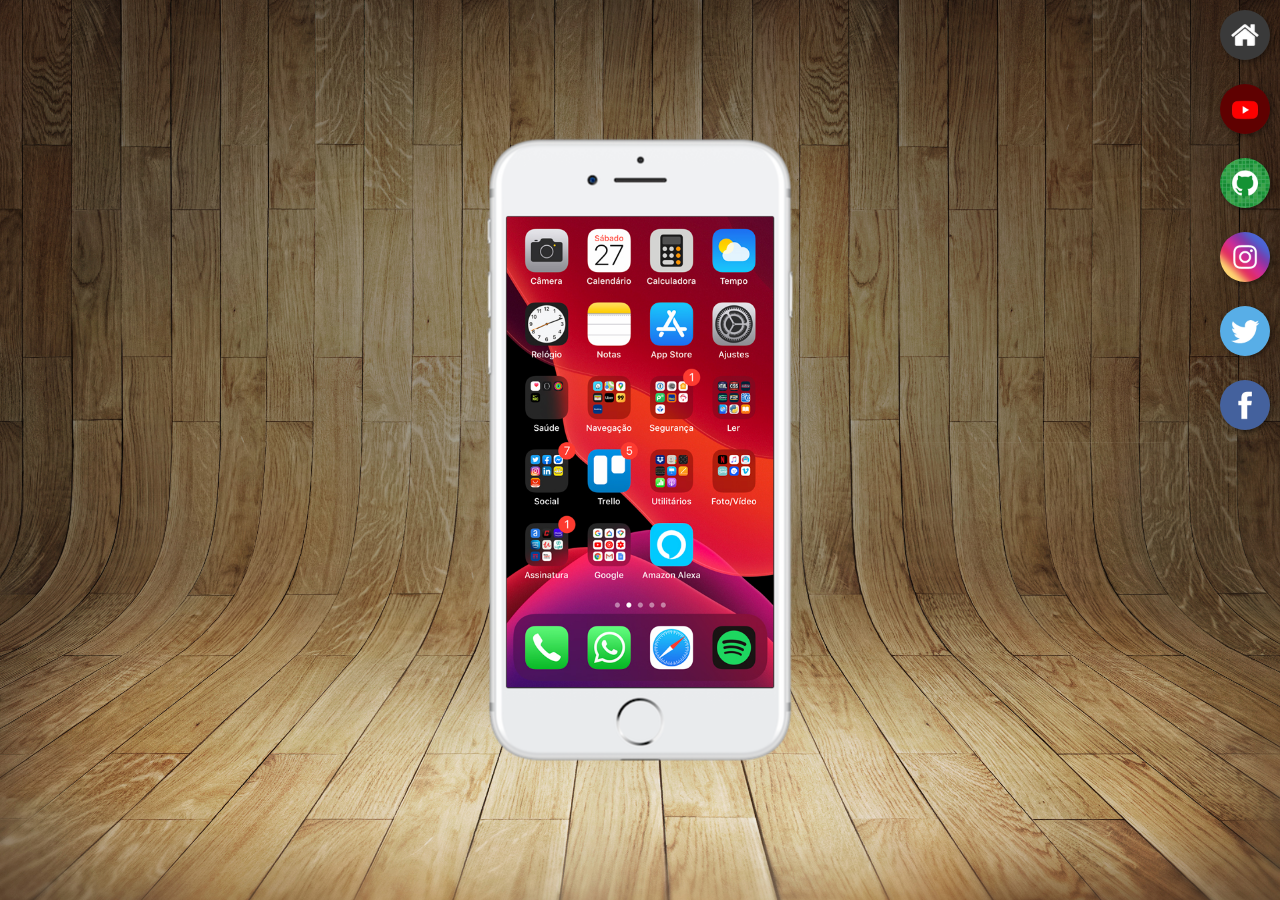
<file: index.html>
<!DOCTYPE html>
<html lang="pt-br">
<head>
    <meta charset="UTF-8">
    <meta name="viewport" content="width=device-width, initial-scale=1.0">
    <link rel="shortcut icon" href="favicon.ico" type="image/x-icon">
    <title>Projeto Rede Social</title>
    <link rel="stylesheet" href="estilos/style.css">
</head>
<body>
    <main>
        <section id="telefone">
            <iframe src="home.html" name="tela" id="tela" frameborder="0">[Seu navegegador não é compativel com iframes]</iframe>
        </section>
        <section id="redes-sociais">
            <a href="home.html" target="tela"><img src="imagens/logo-home.jpg" alt="Home"></a><br>
            <a href="youtube.html" target="tela"><img src="imagens/logo-youtube.jpg" alt="Youtube"></a><br>
            <a href="github.html" target="tela"><img src="imagens/logo-github.jpg" alt="Github"></a><br>
            <a href="instagram.html" target="tela"><img src="imagens/logo-instagram.jpg" alt="Instagram"></a><br>
            <a href="twitter.html" target="tela"><img src="imagens/logo-twitter.jpg" alt="Twitter"></a><br>
            <a href="facebook.html" target="tela"><img src="imagens/logo-facebook.jpg" alt="Facebook"></a><br>
        </section>
    </main>
</body>
</html>
</file>
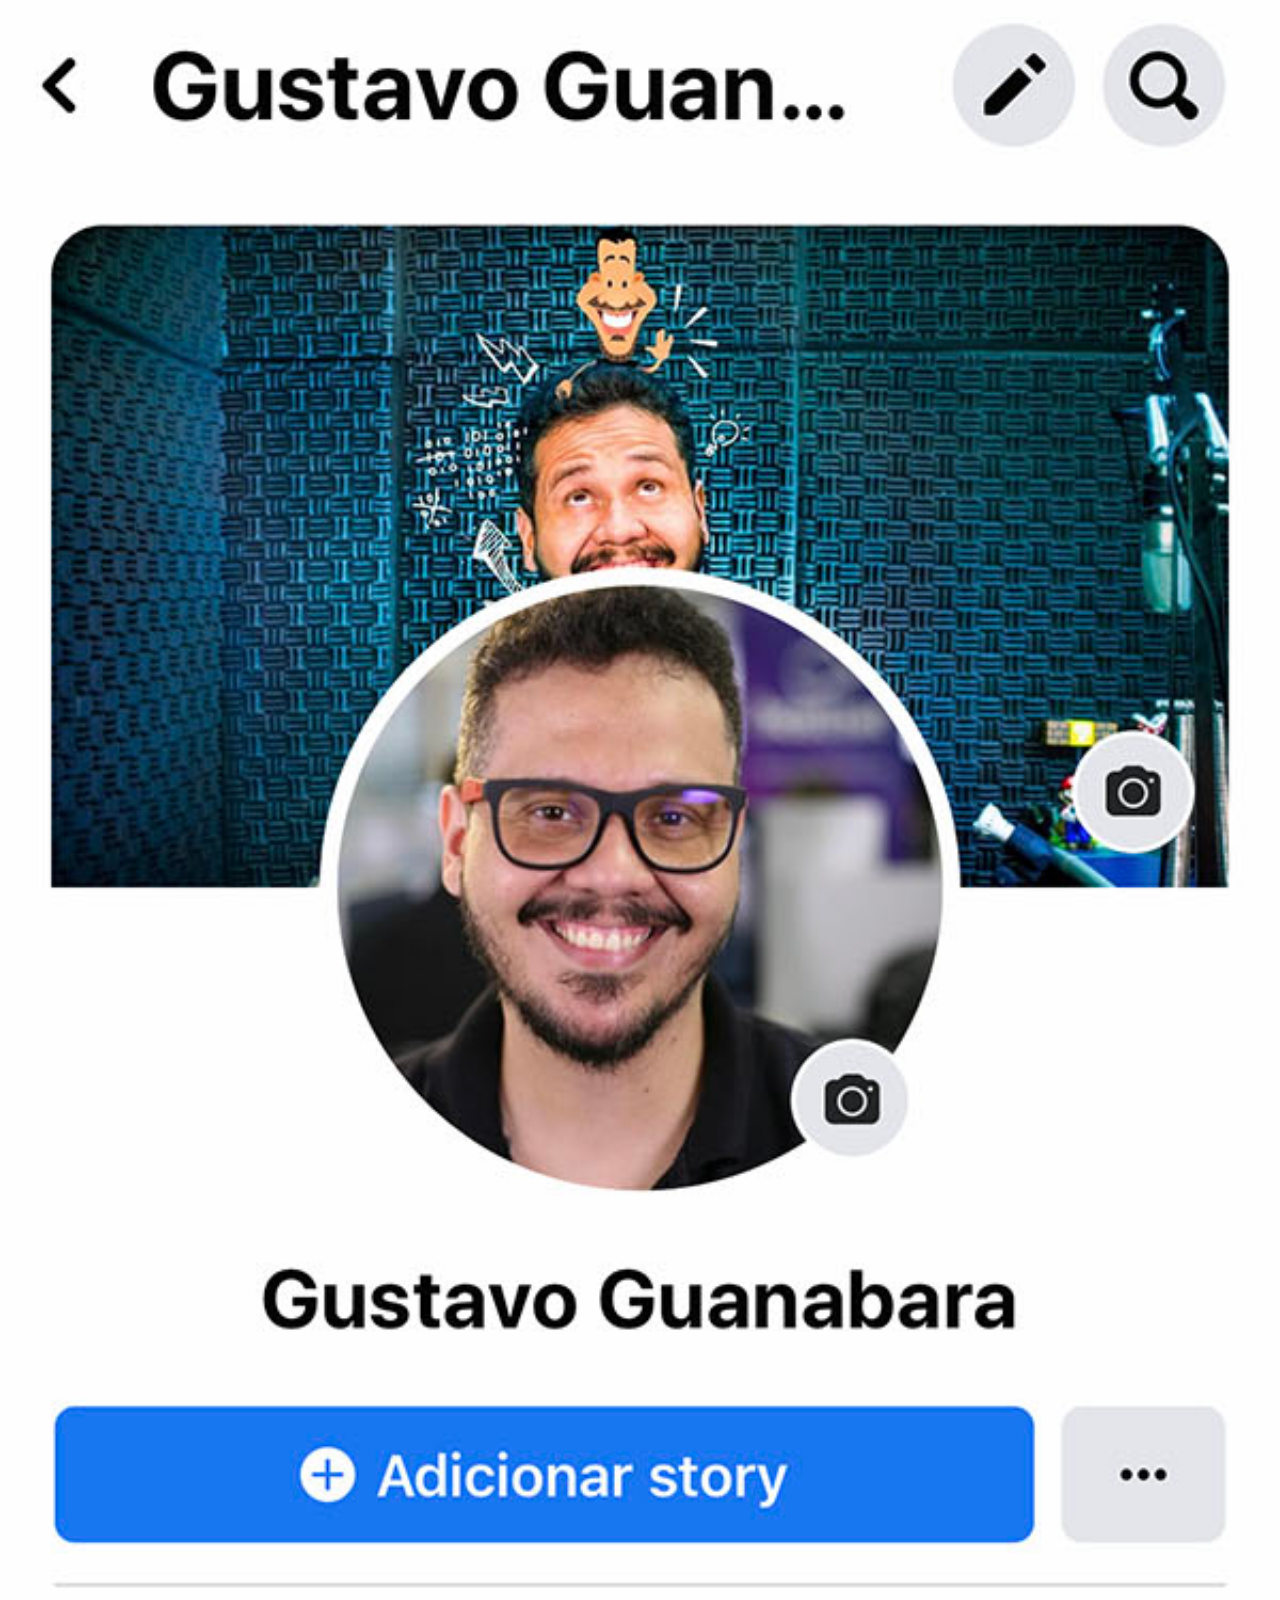
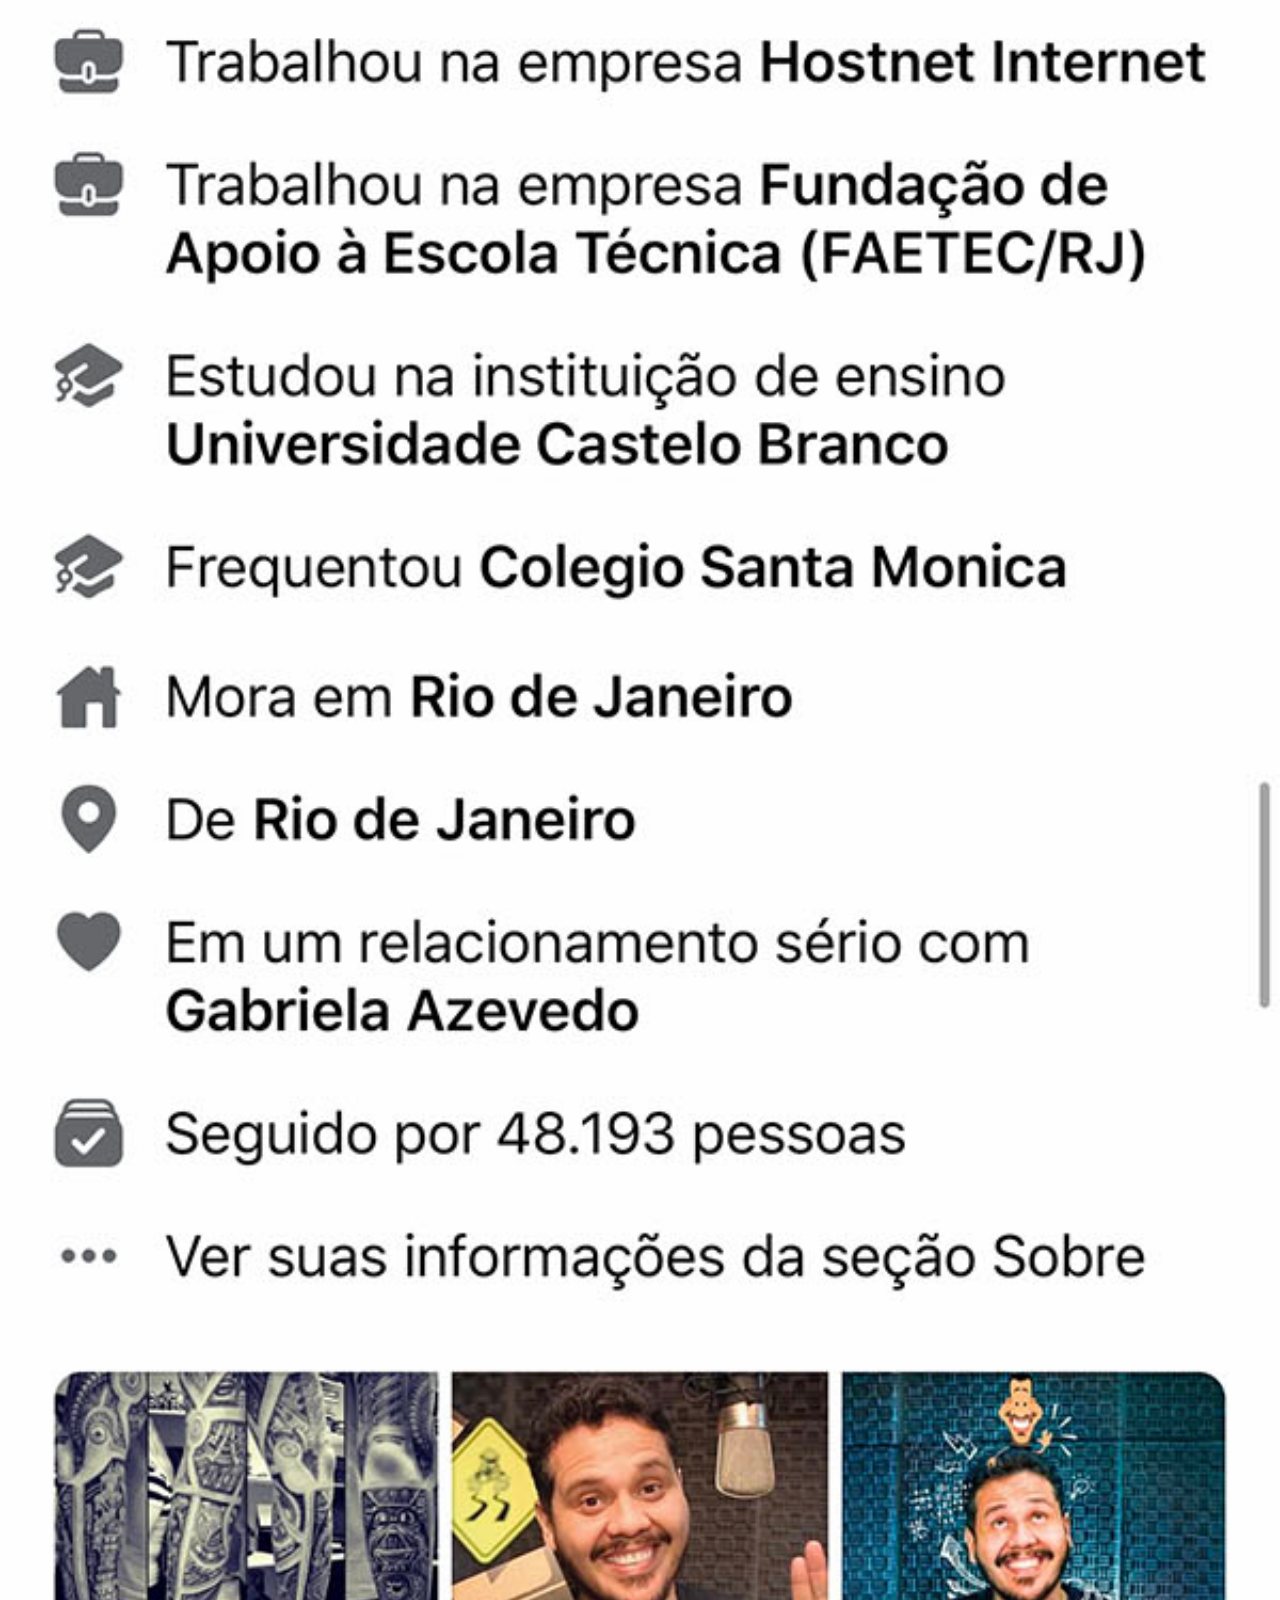
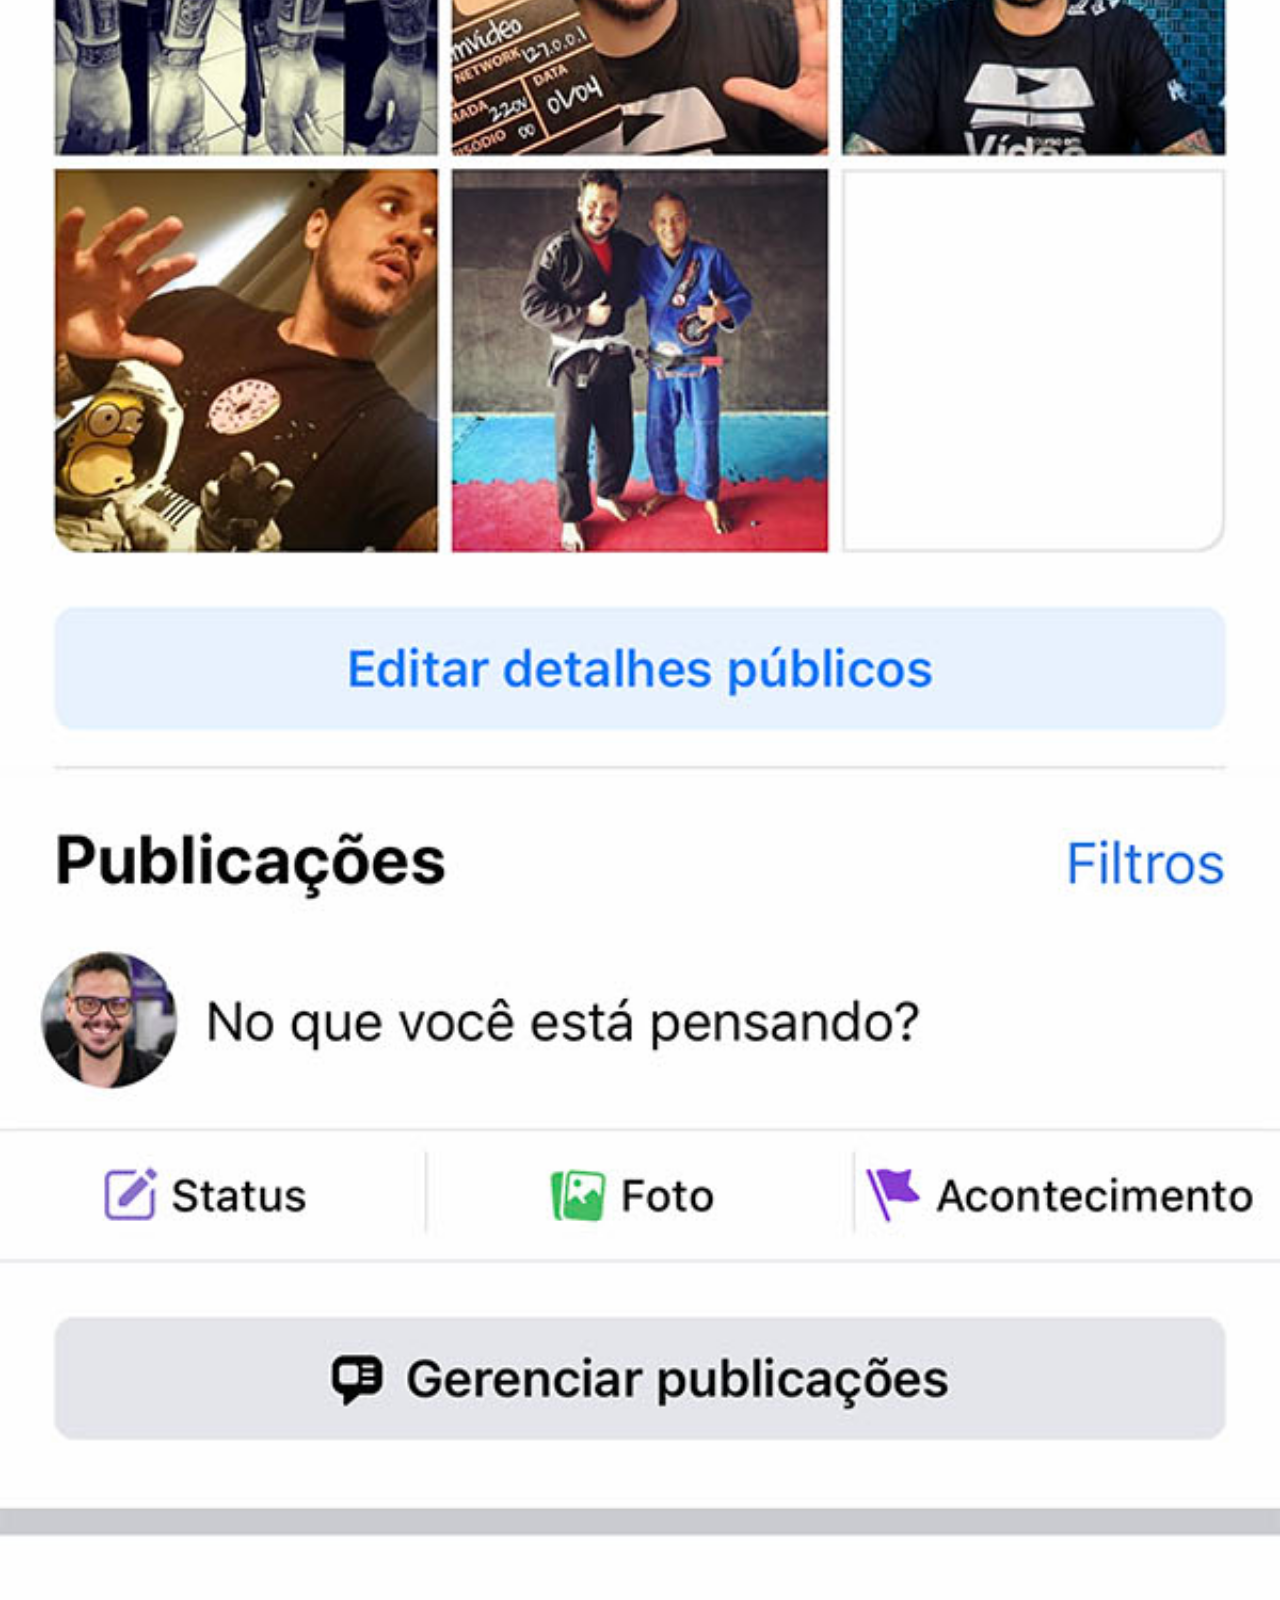
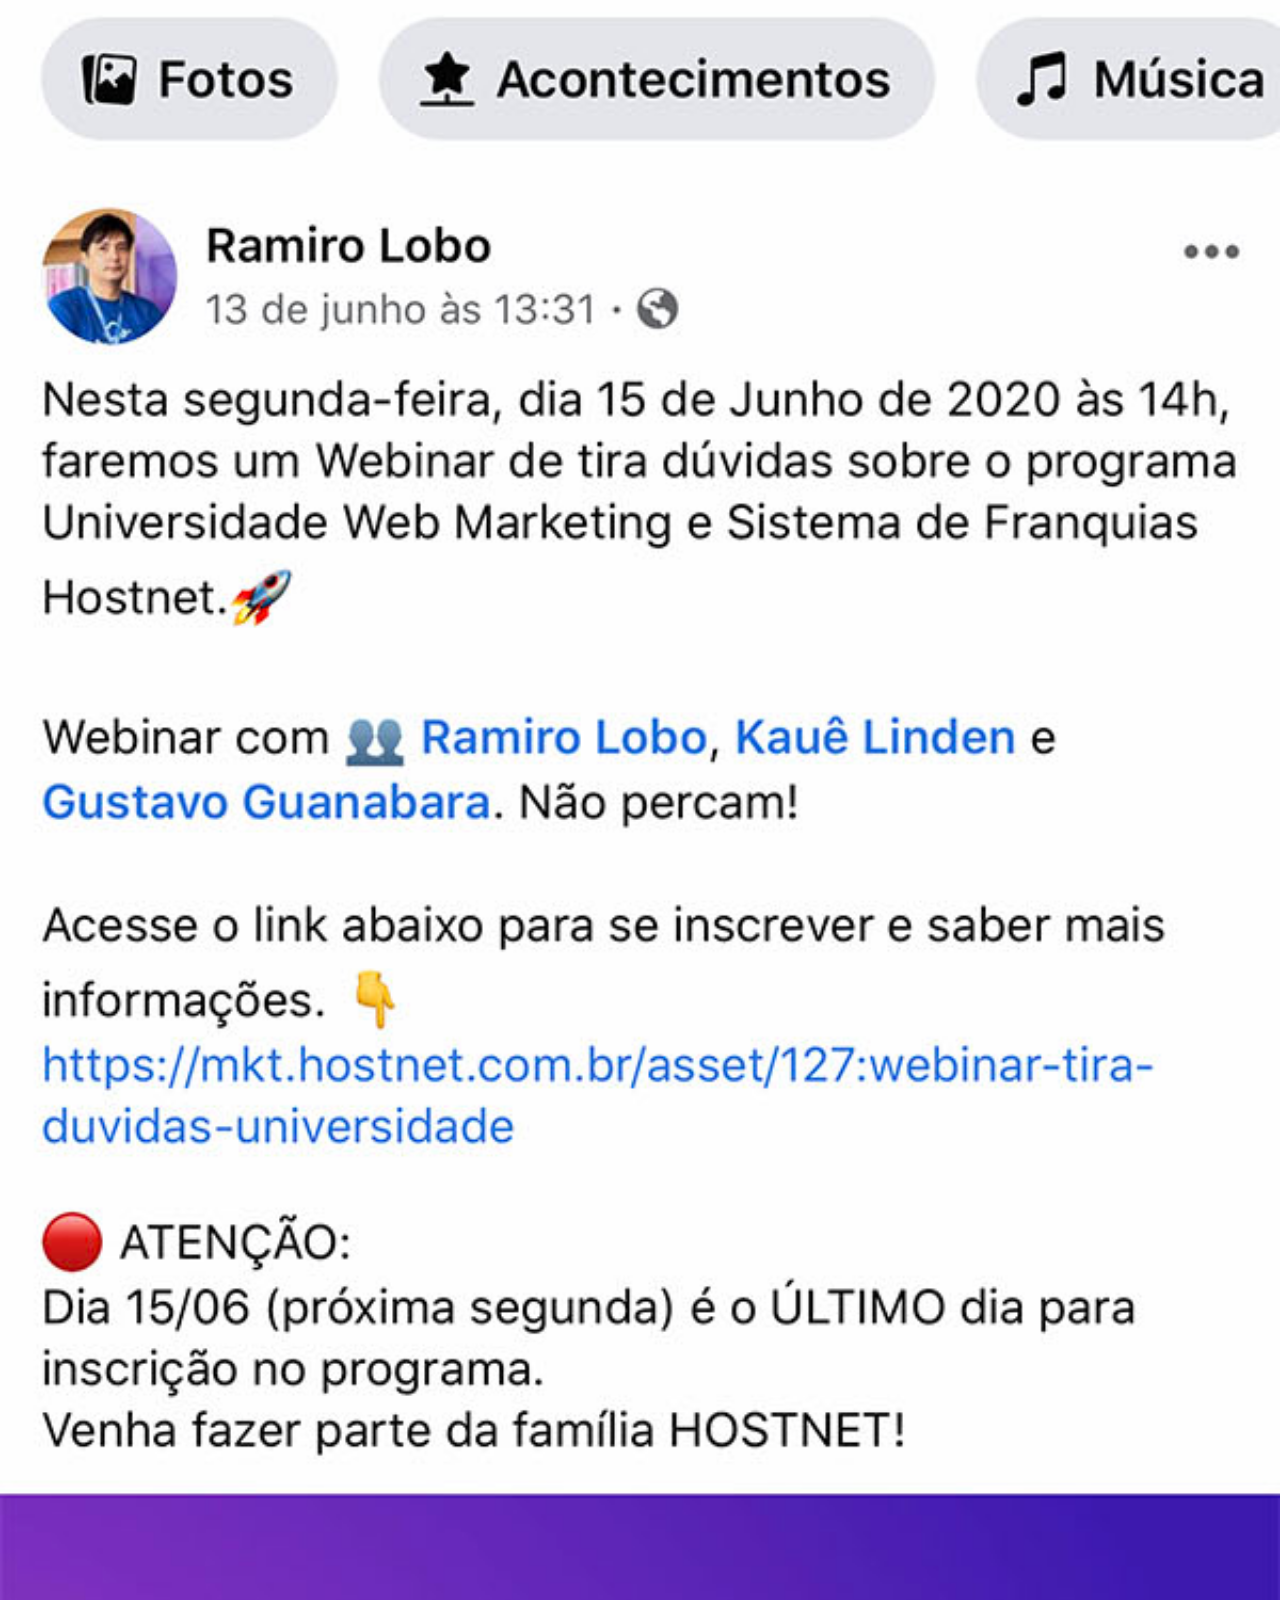
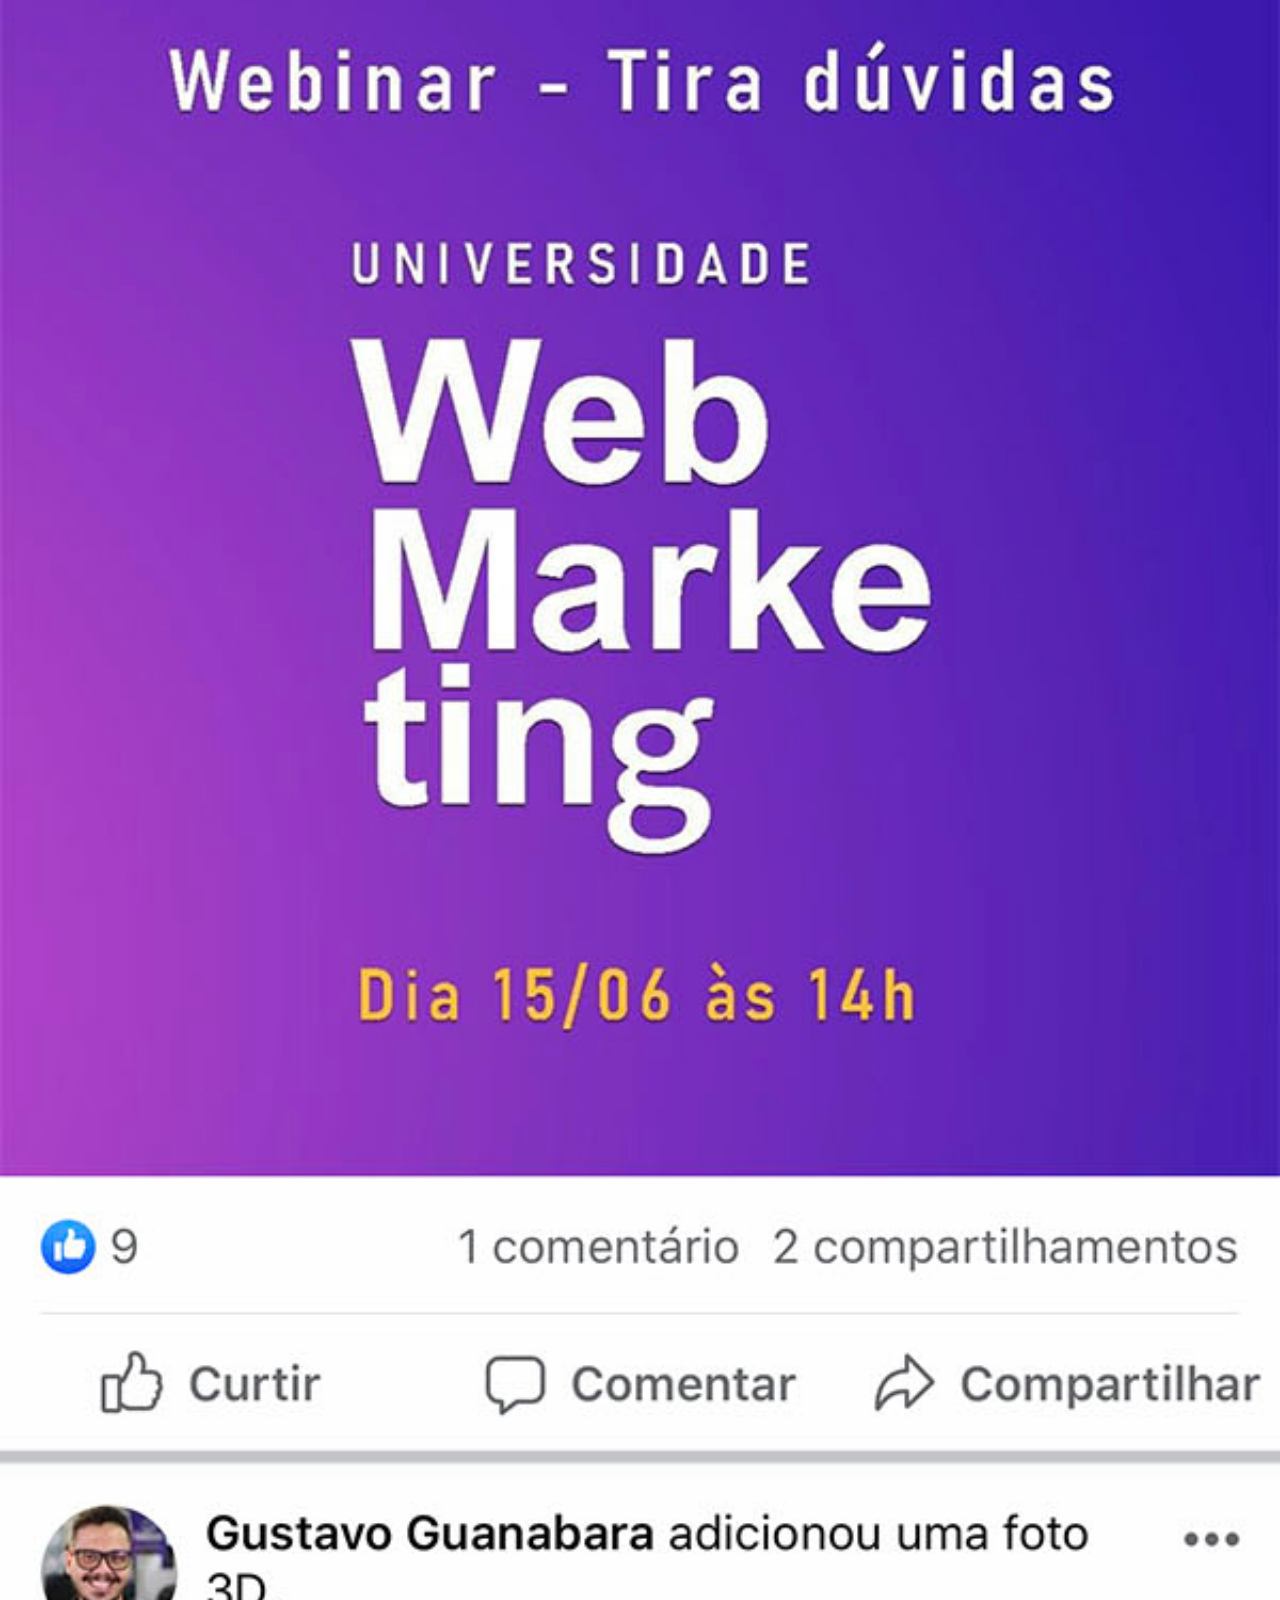
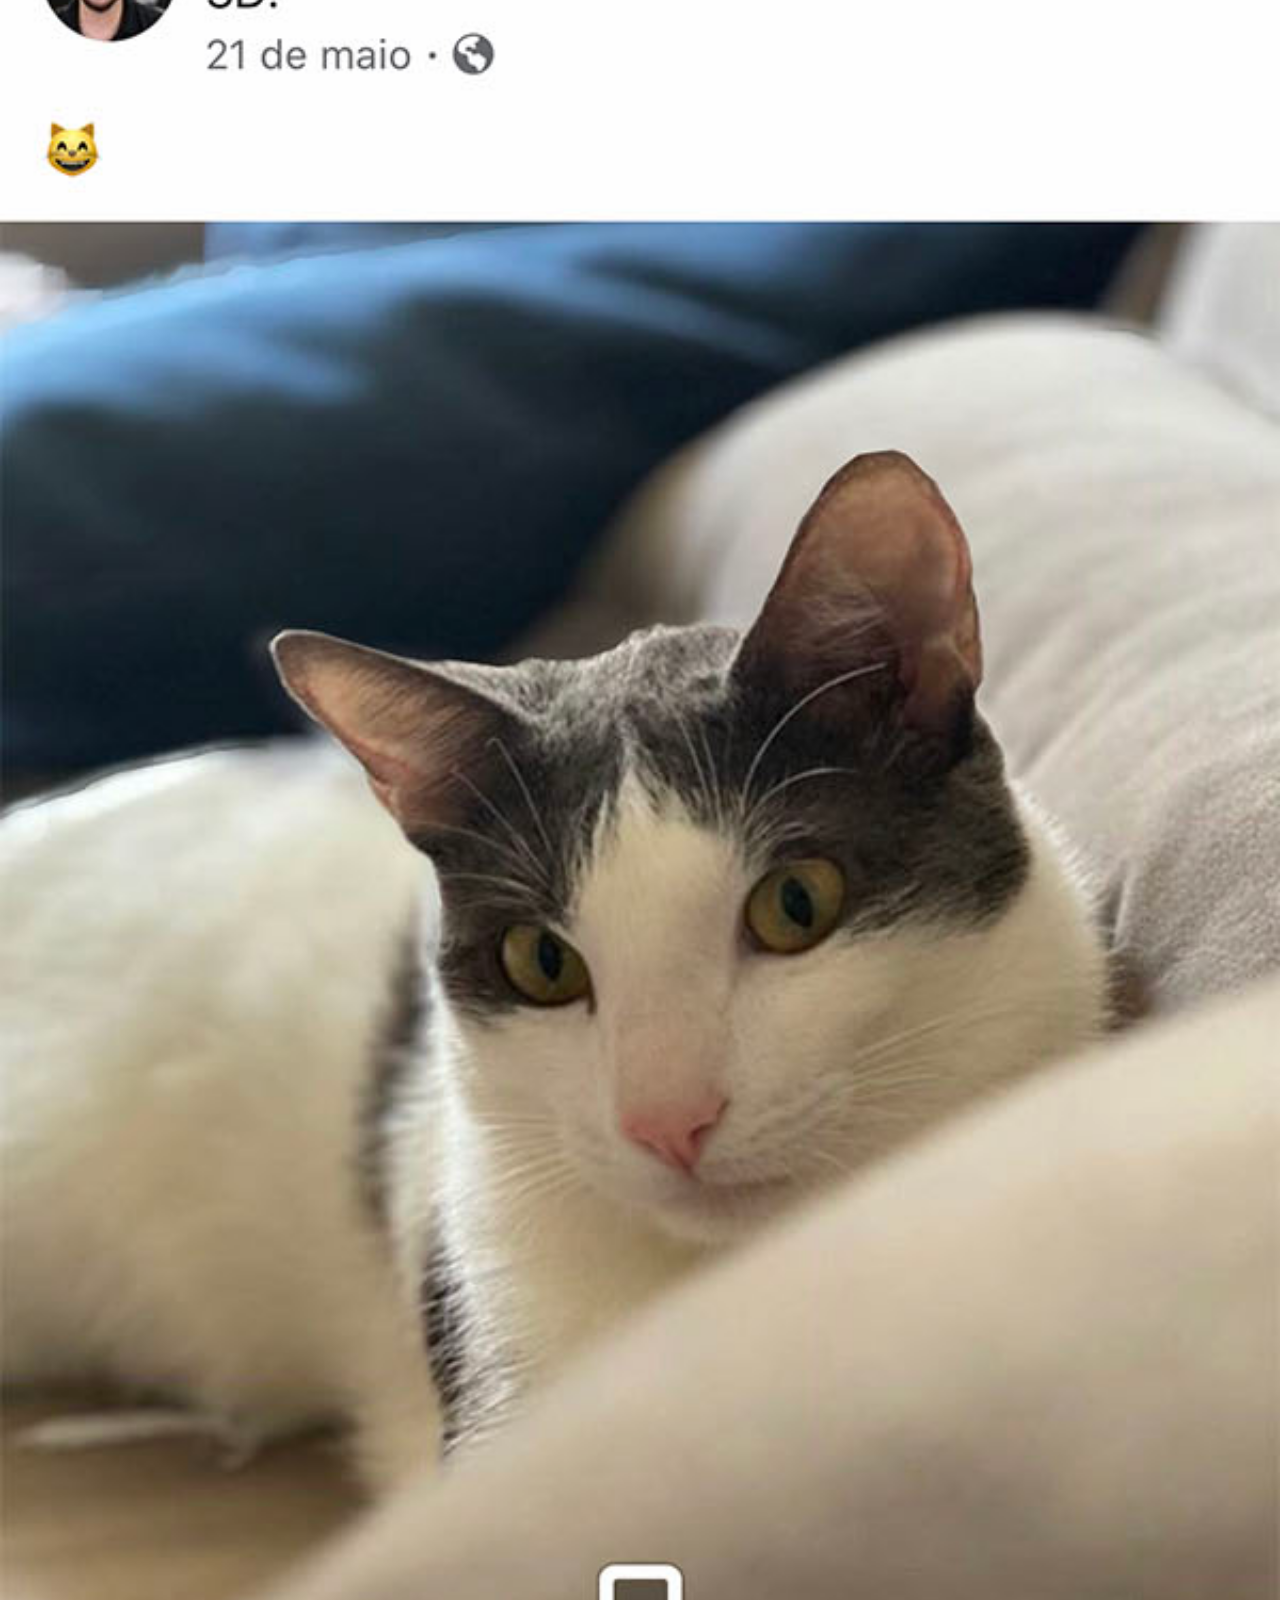
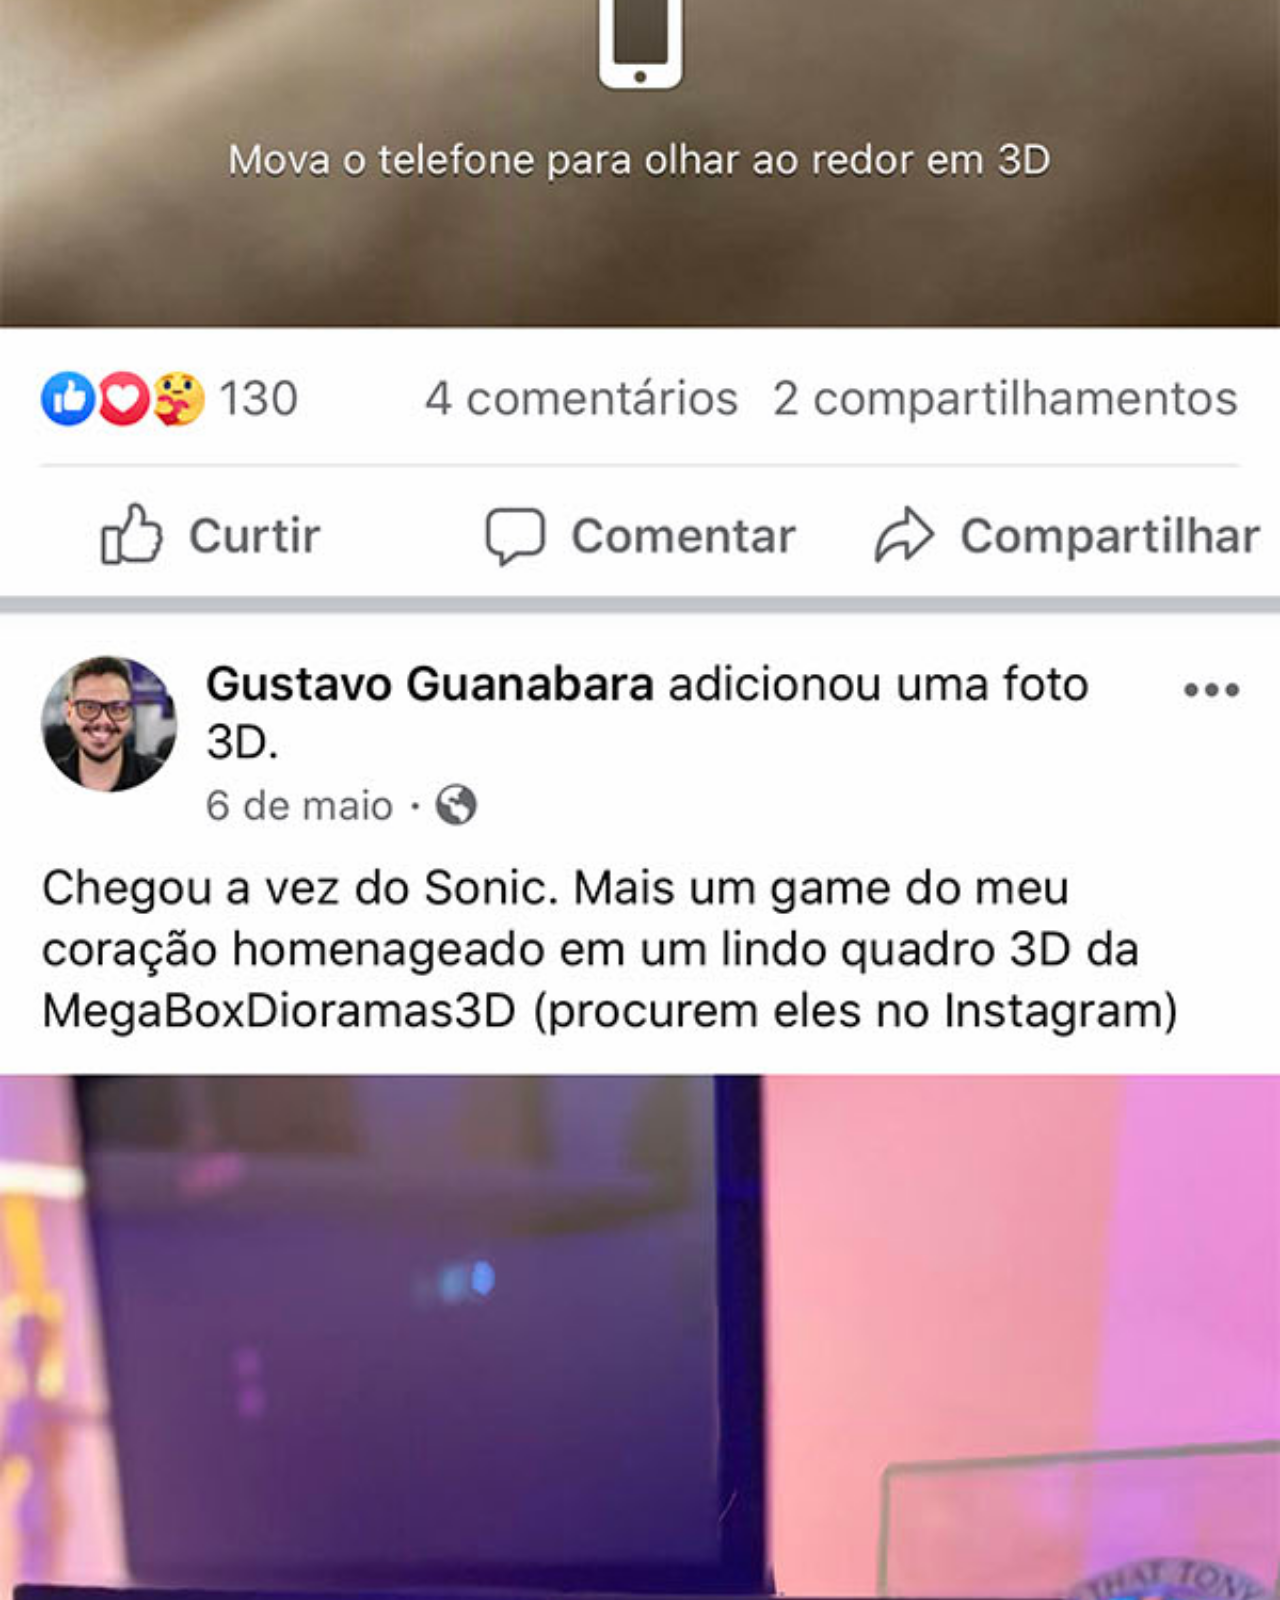
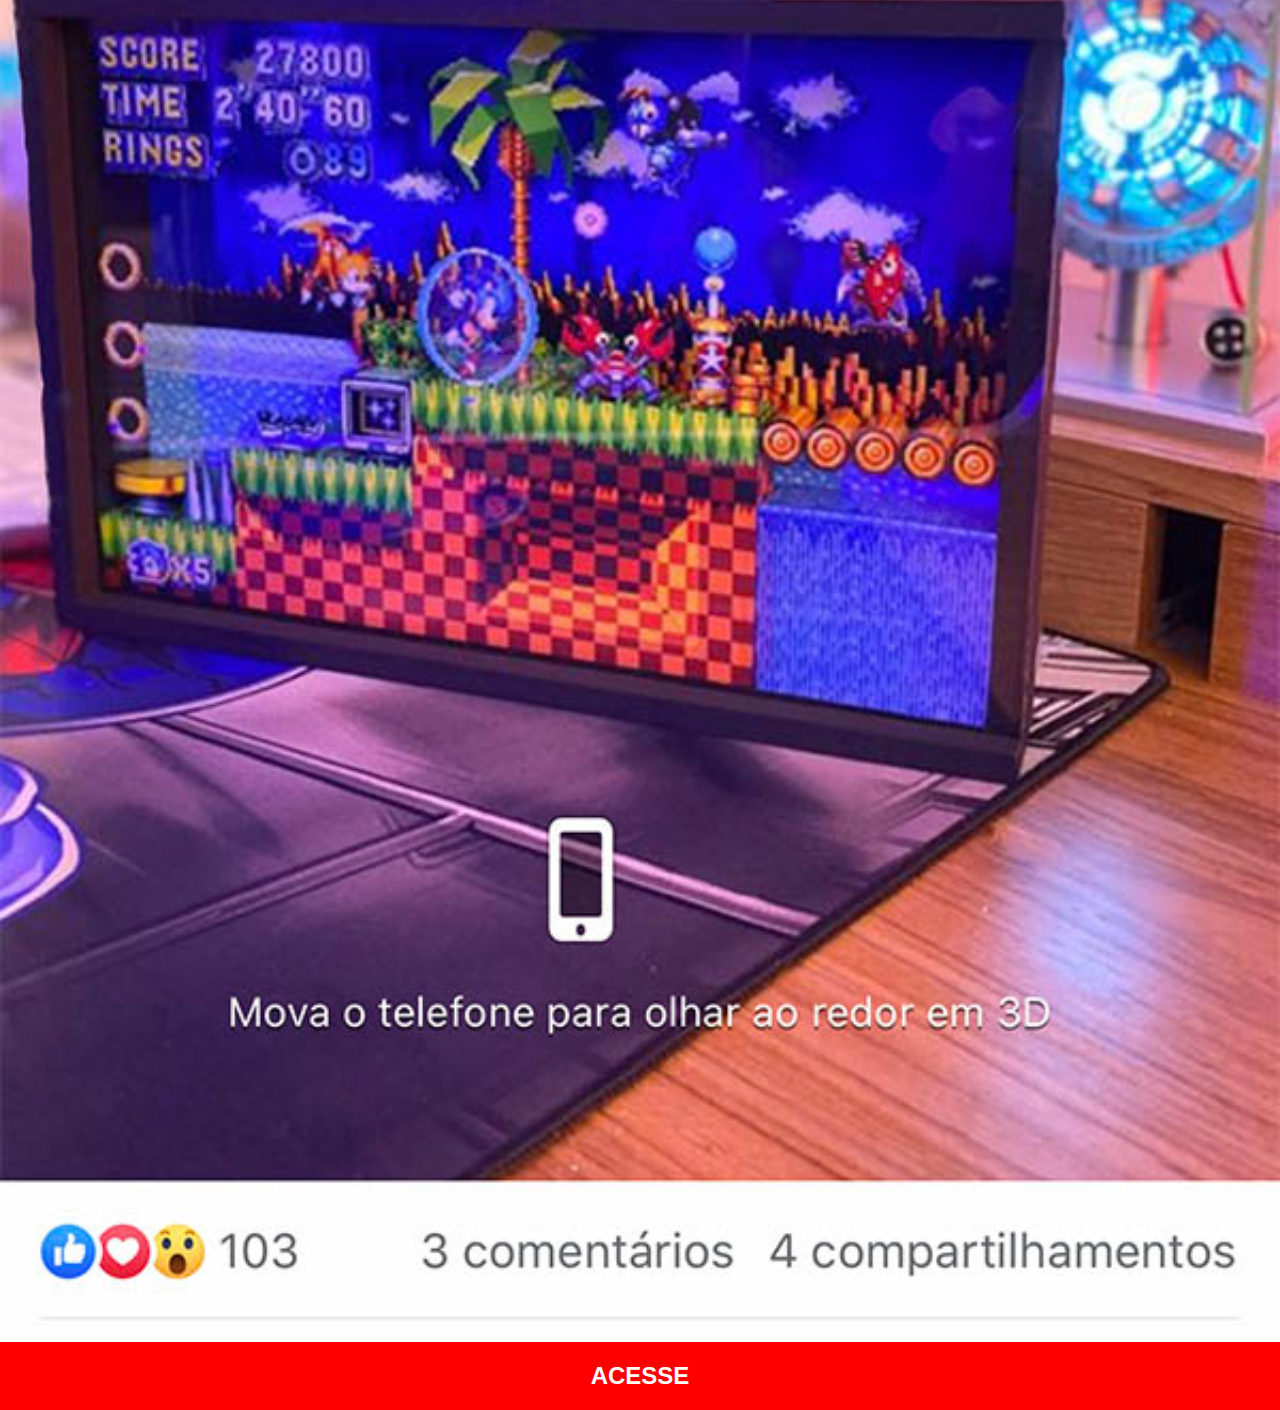
<file: facebook.html>
<!DOCTYPE html>
<html lang="en">
<head>
    <meta charset="UTF-8">
    <meta name="viewport" content="width=device-width, initial-scale=1.0">
    <title>Youtube</title>
    <link rel="stylesheet" href="estilos/social.css">
</head>
<body>
    <img src="imagens/tela-facebook.jpg" alt="Tela Facebook">
    <a href="https://www.facebook.com/gustavoguanabara/?locale=pt_BR" target="_blank">ACESSE</a>
</body>
</html>
</file>
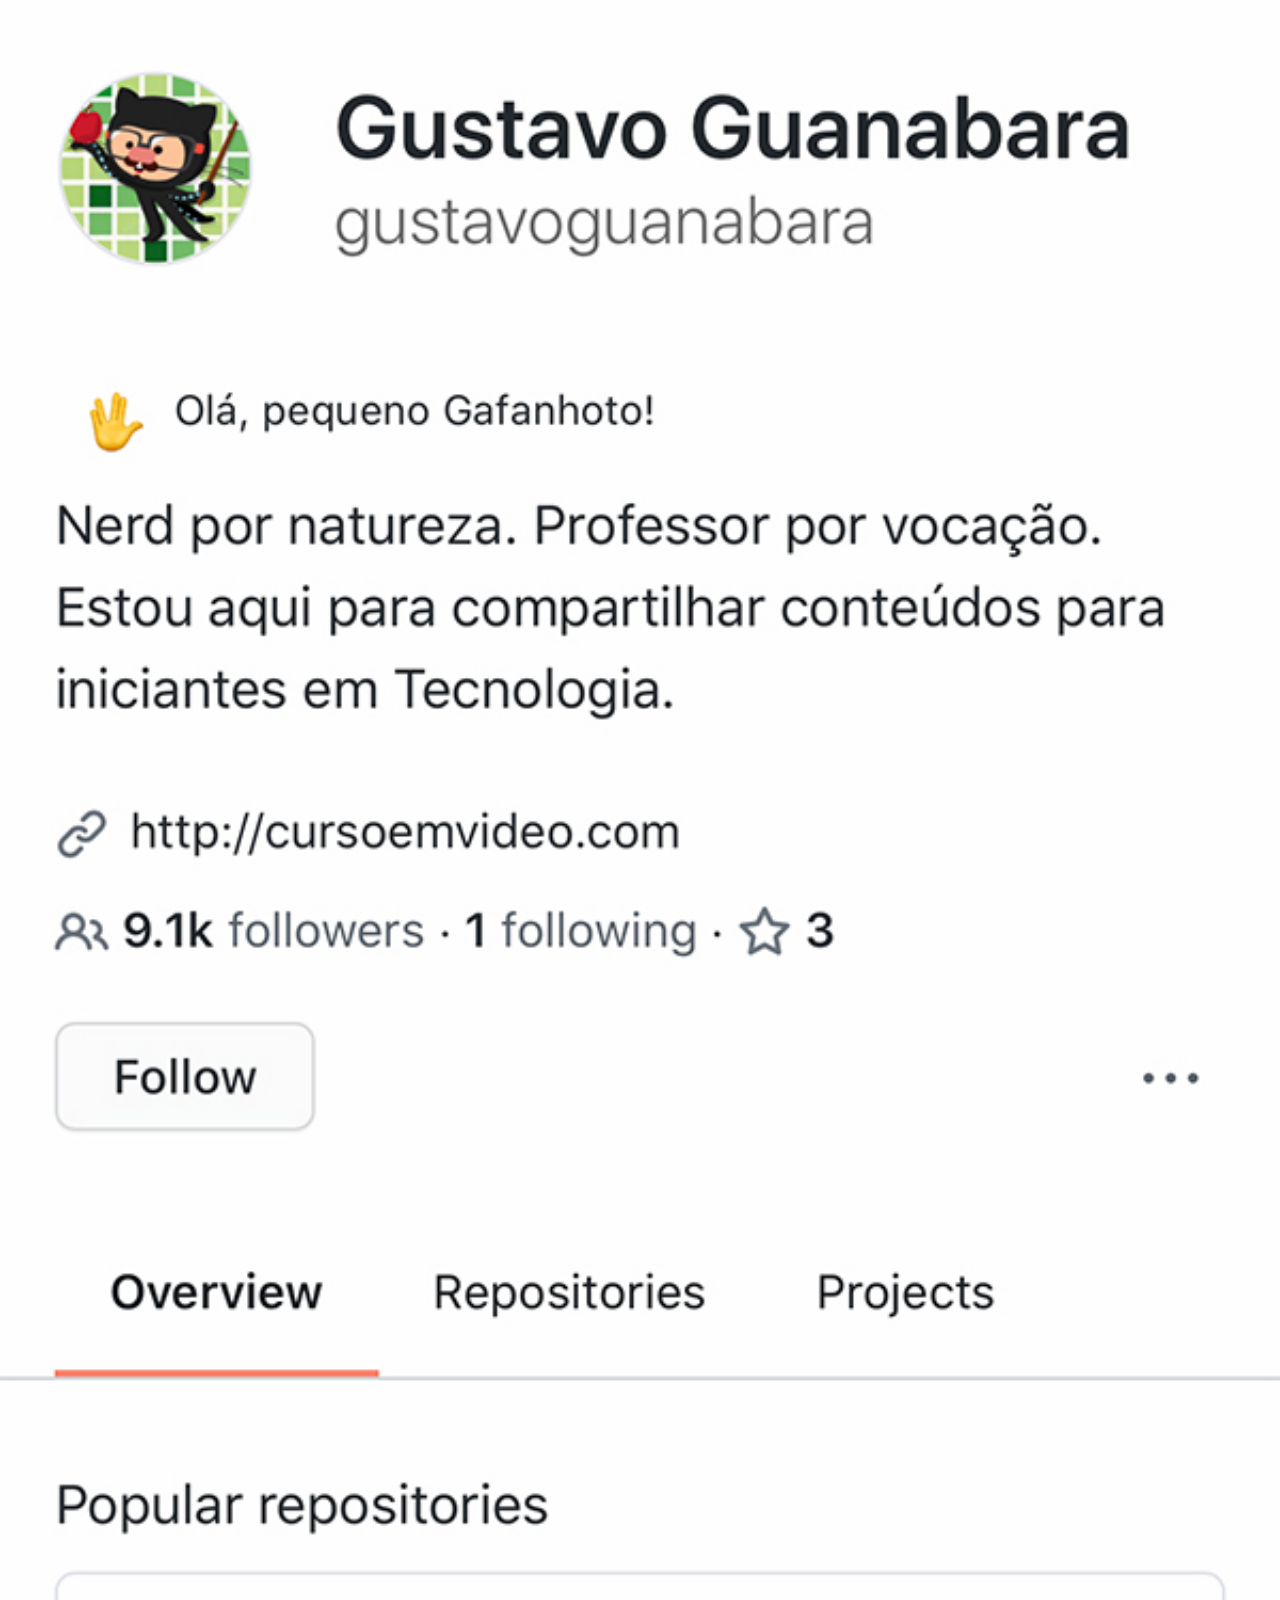
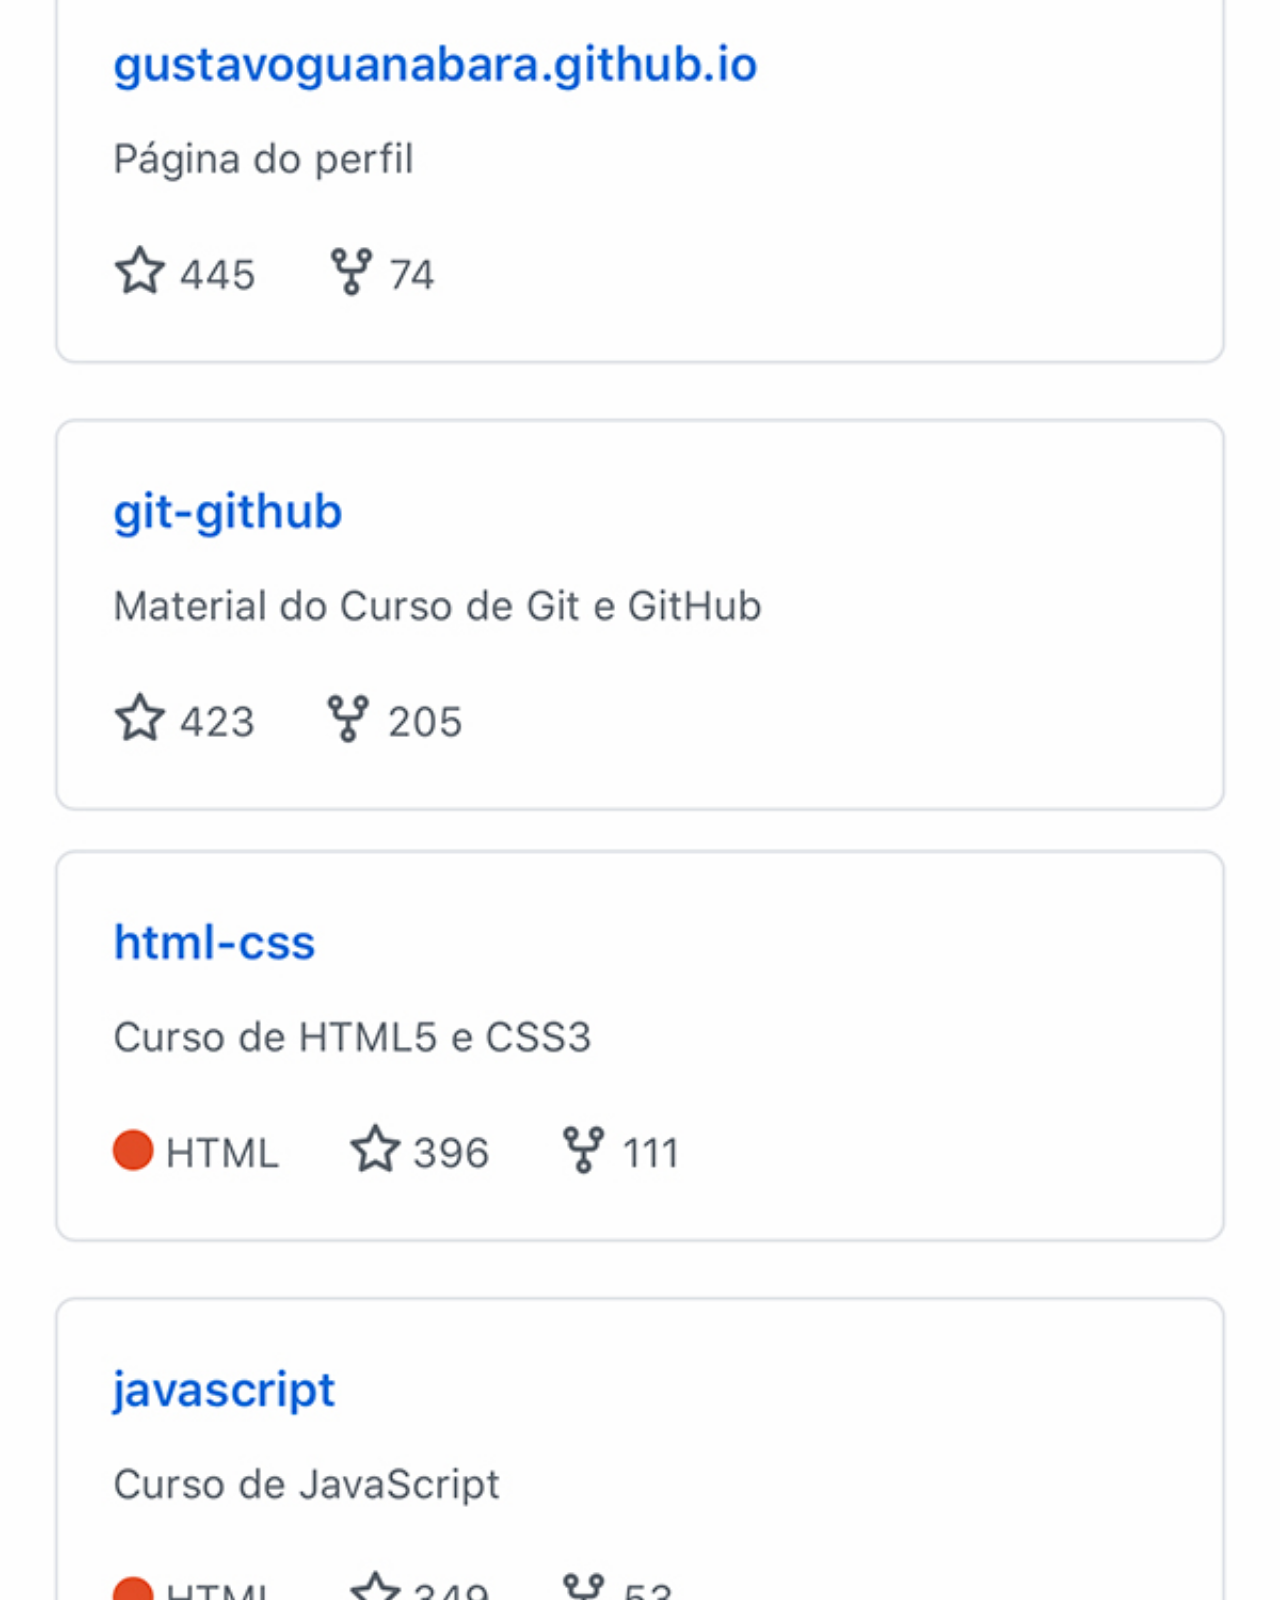
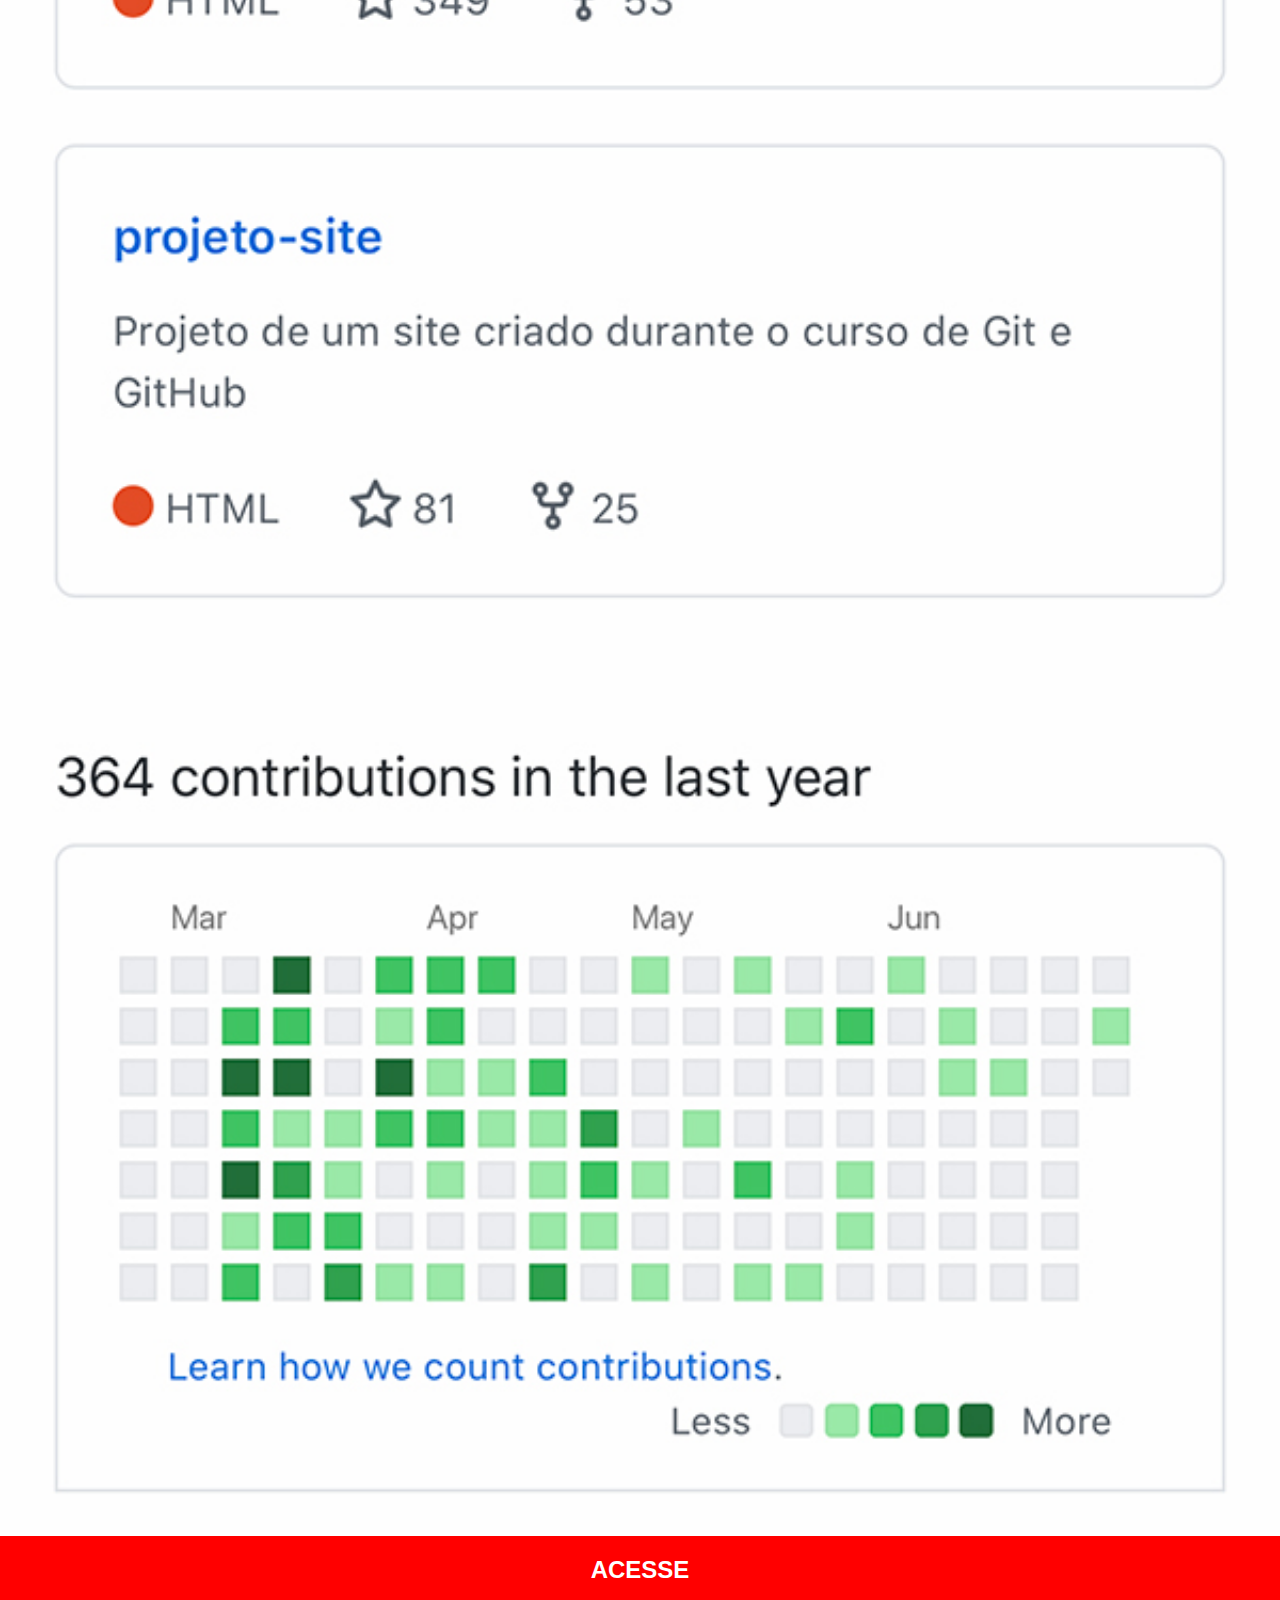
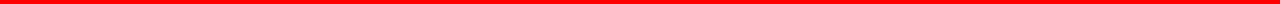
<file: github.html>
<!DOCTYPE html>
<html lang="pt-br">
<head>
    <meta charset="UTF-8">
    <meta name="viewport" content="width=device-width, initial-scale=1.0">
    <title>Youtube</title>
    <link rel="stylesheet" href="estilos/social.css">
</head>
<body>
    <img src="imagens/tela-github.jpg" alt="Tela do Youtbe">
    <a href="https://github.com/gustavoguanabara" target="_blank">ACESSE</a>
</body>
</html>
</file>
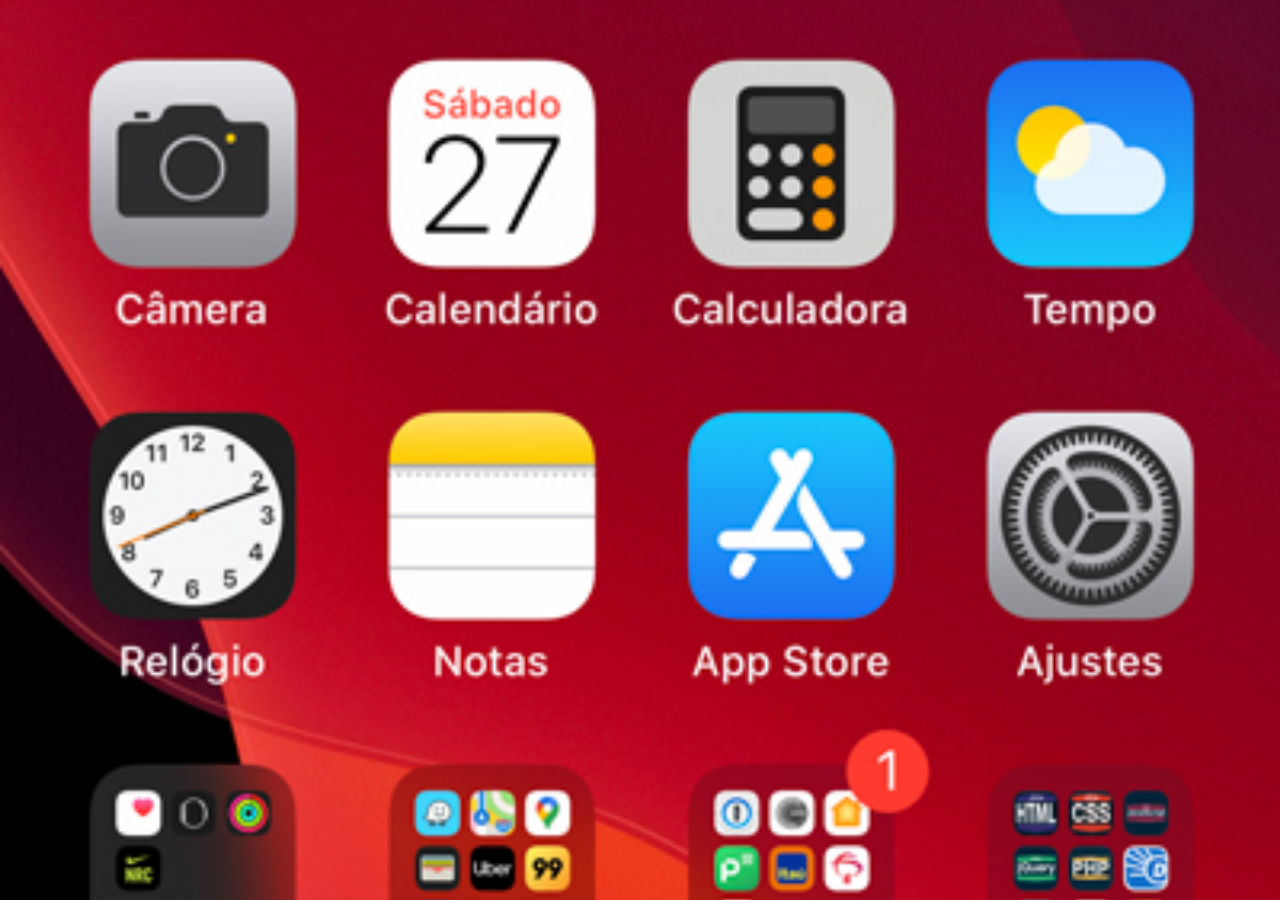
<file: home.html>
<!DOCTYPE html>
<html lang="pt-br">
<head>
    <meta charset="UTF-8">
    <meta name="viewport" content="width=device-width, initial-scale=1.0">
    <title>home</title>
</head>
<style>
    *{
        margin: 0px;
        padding: 0px;
    }

    body{
        width: 100px;
        height: 100vh;
        background: black url("imagens/tela-home.jpg") no-repeat top center;
        background-size: cover;
    }
</style>
<body>
    
</body>
</html>
</file>
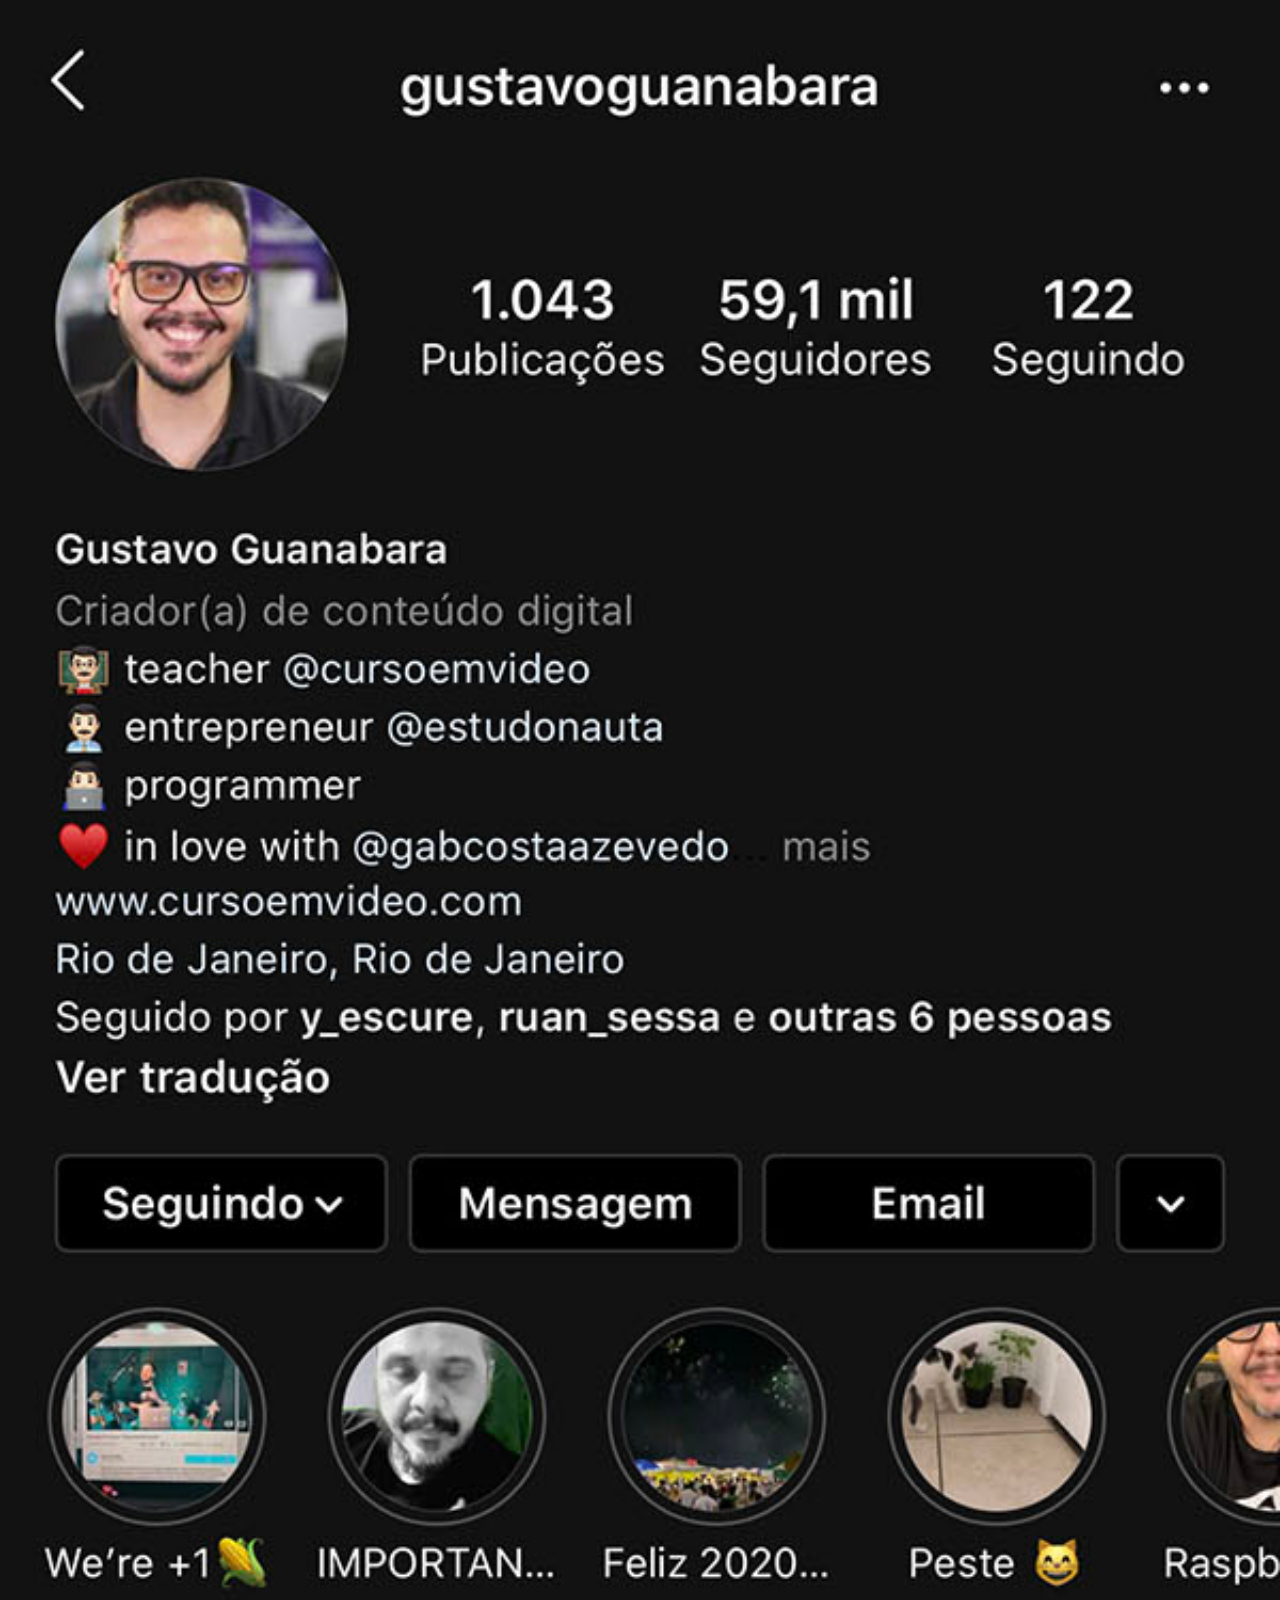
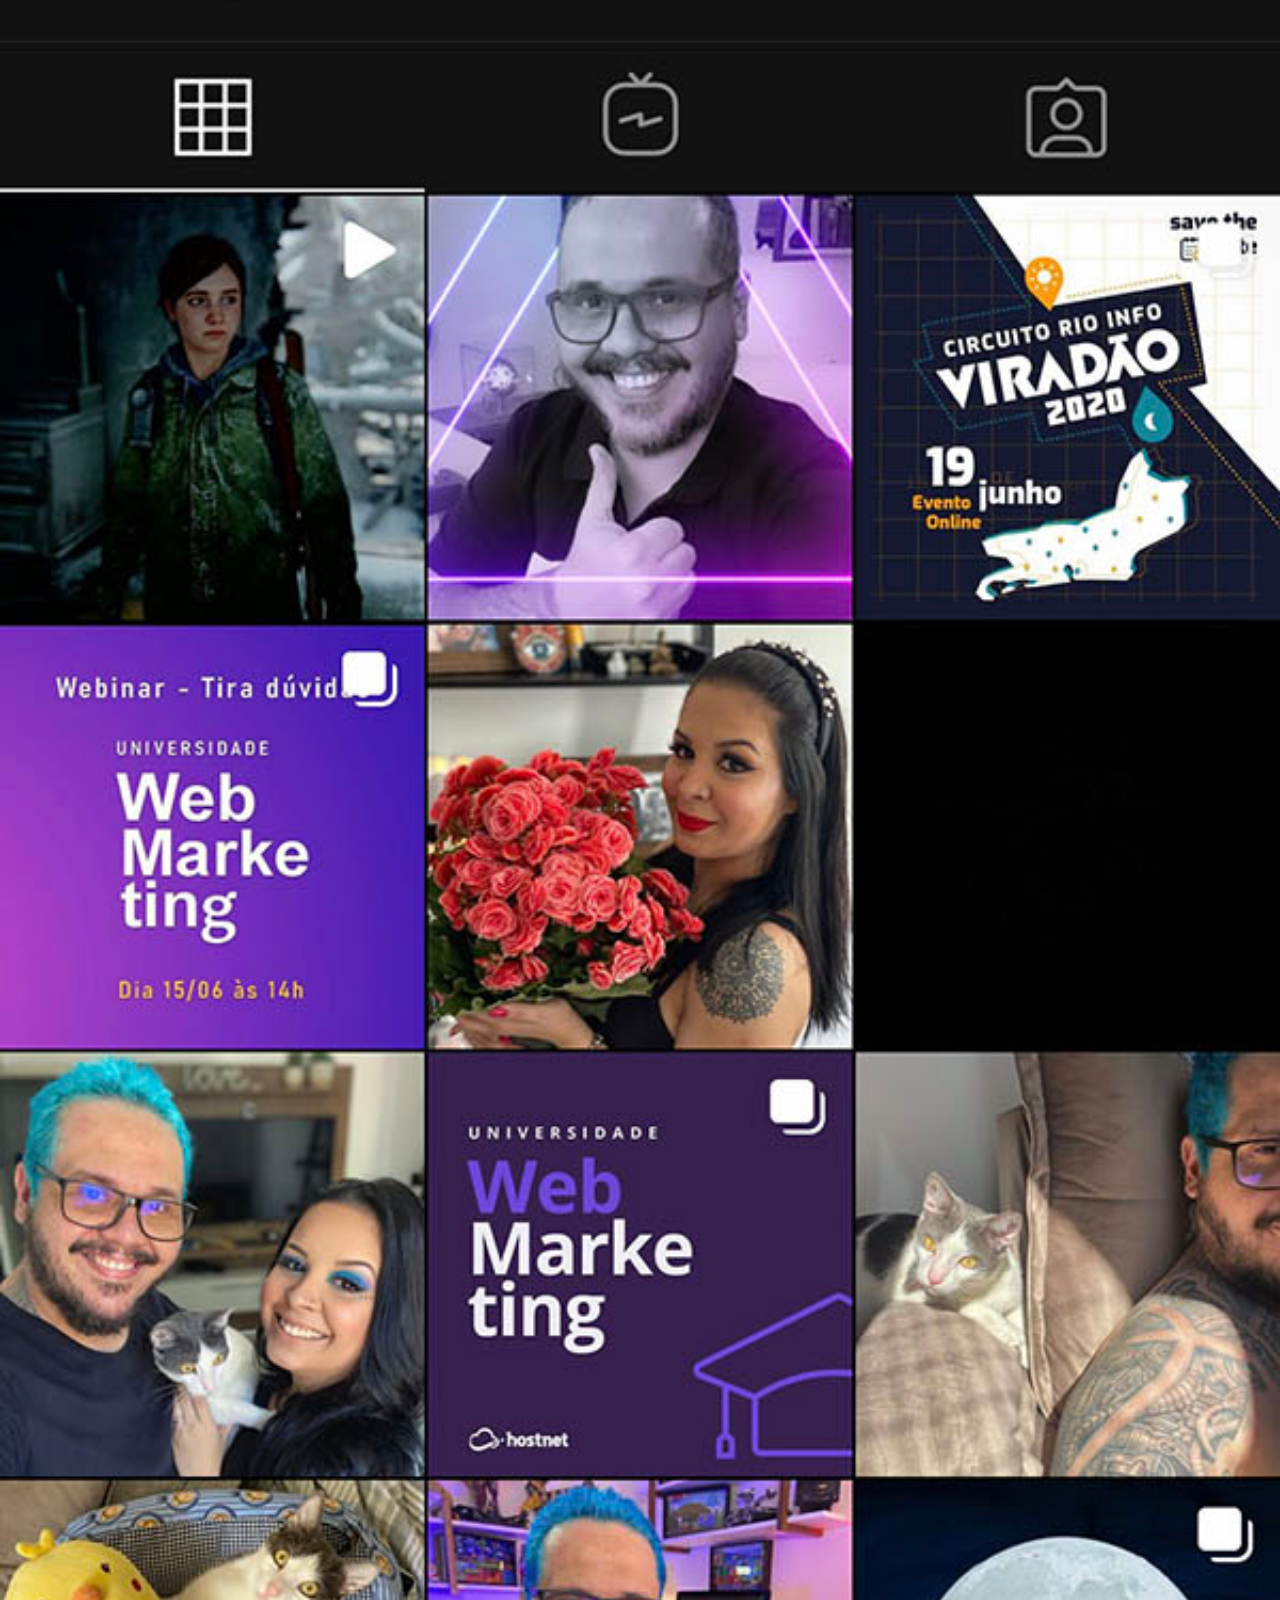
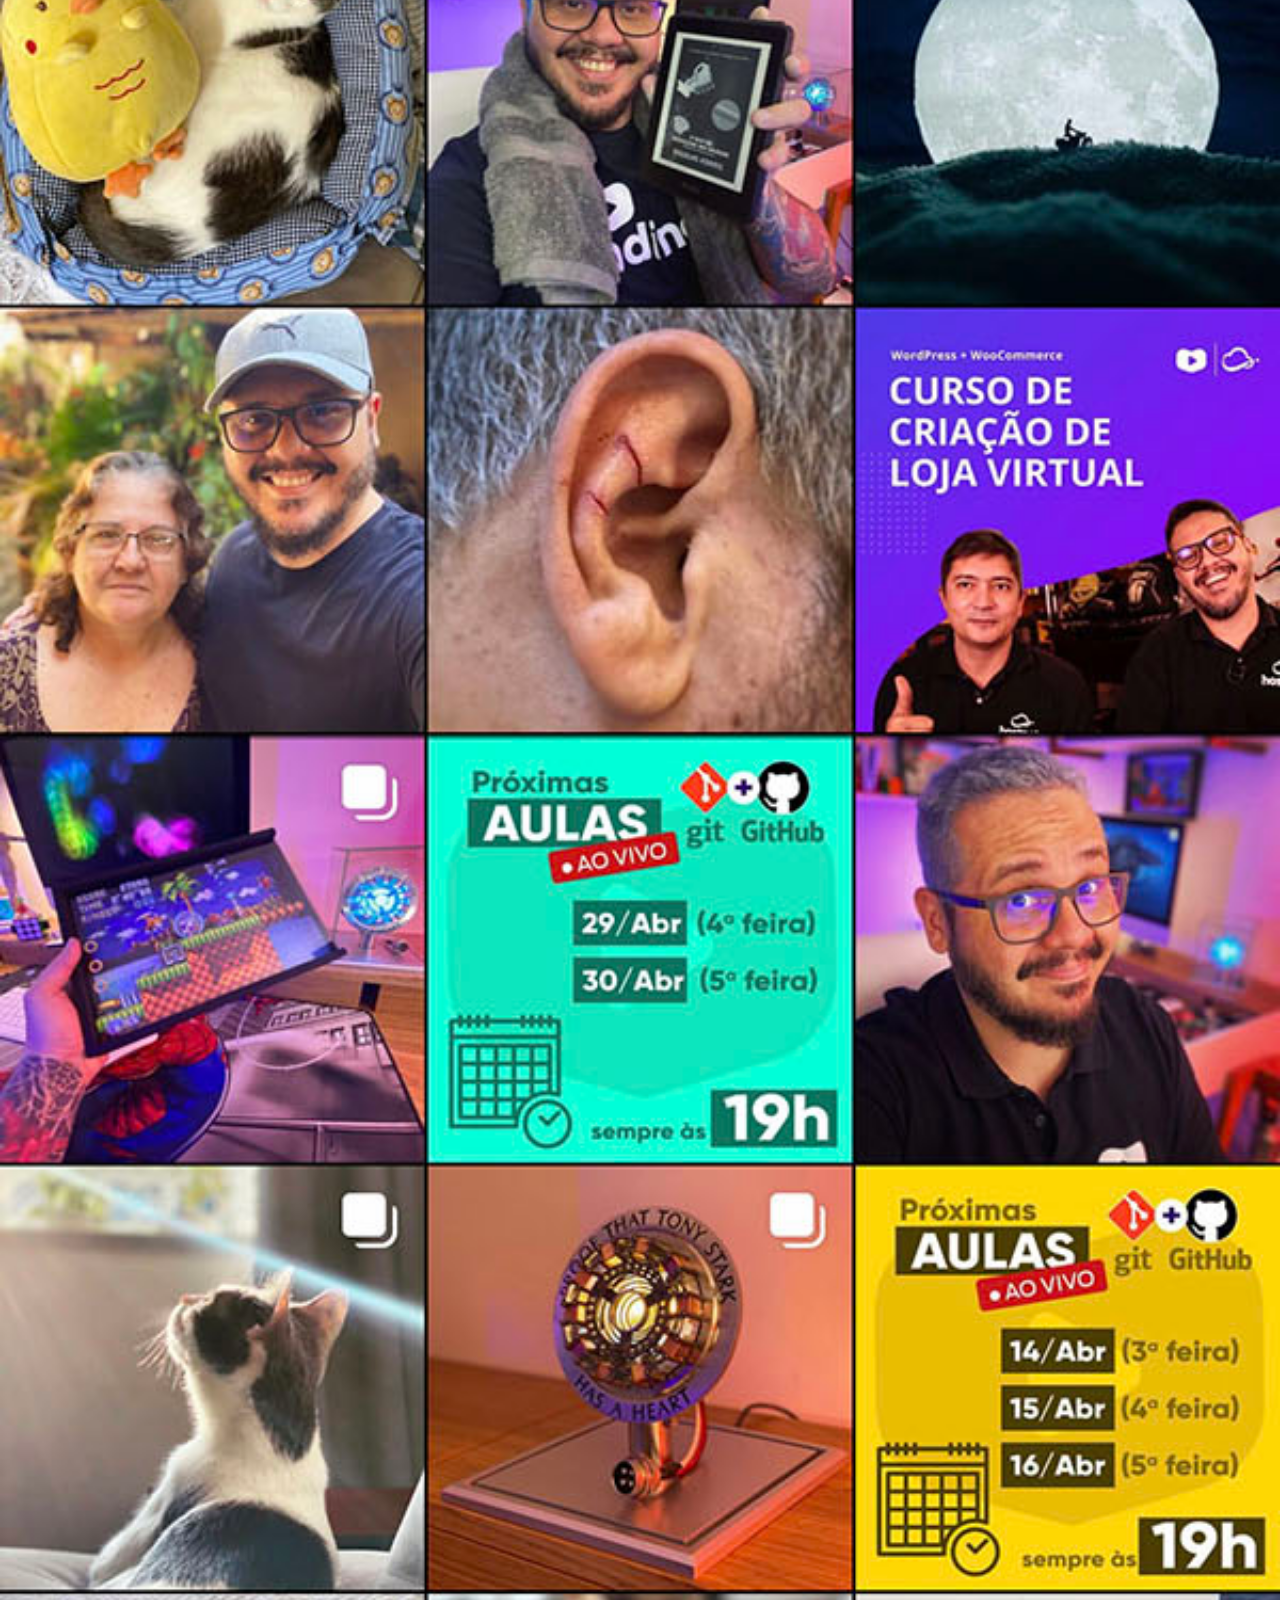
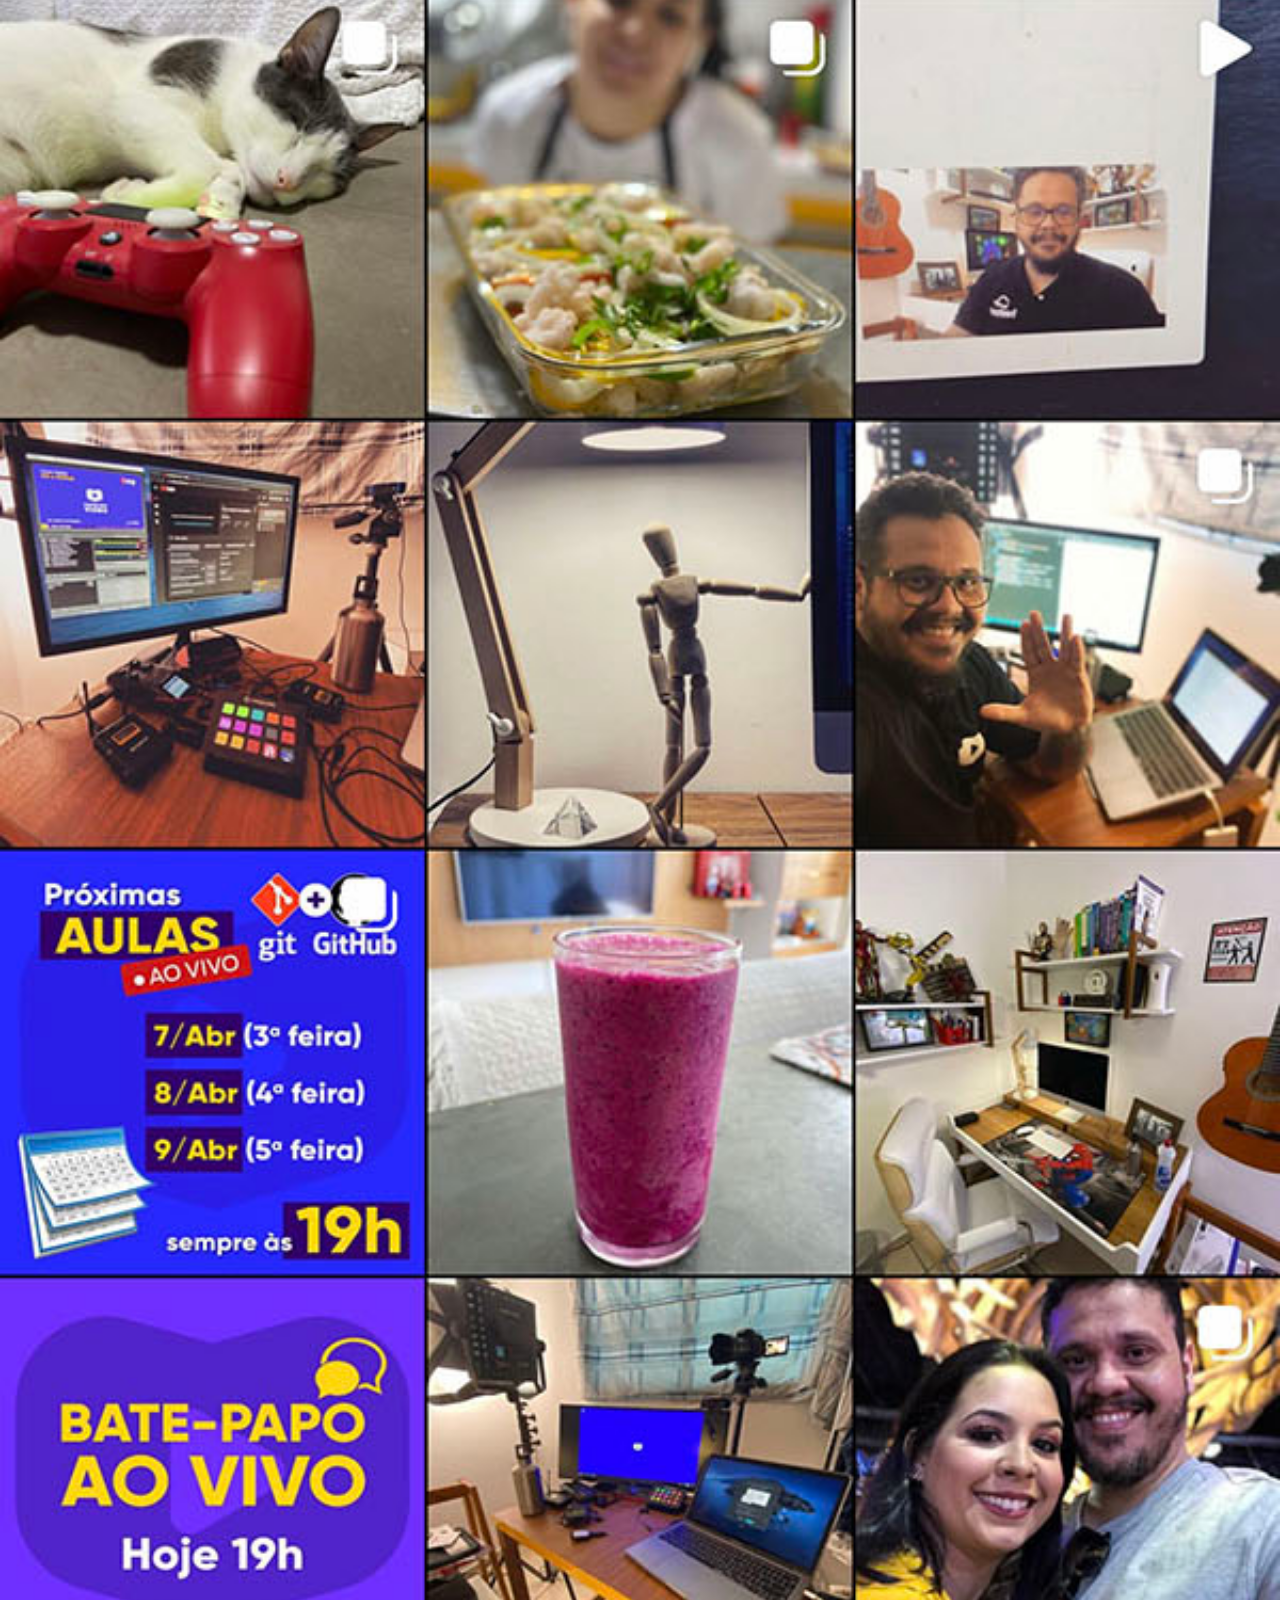
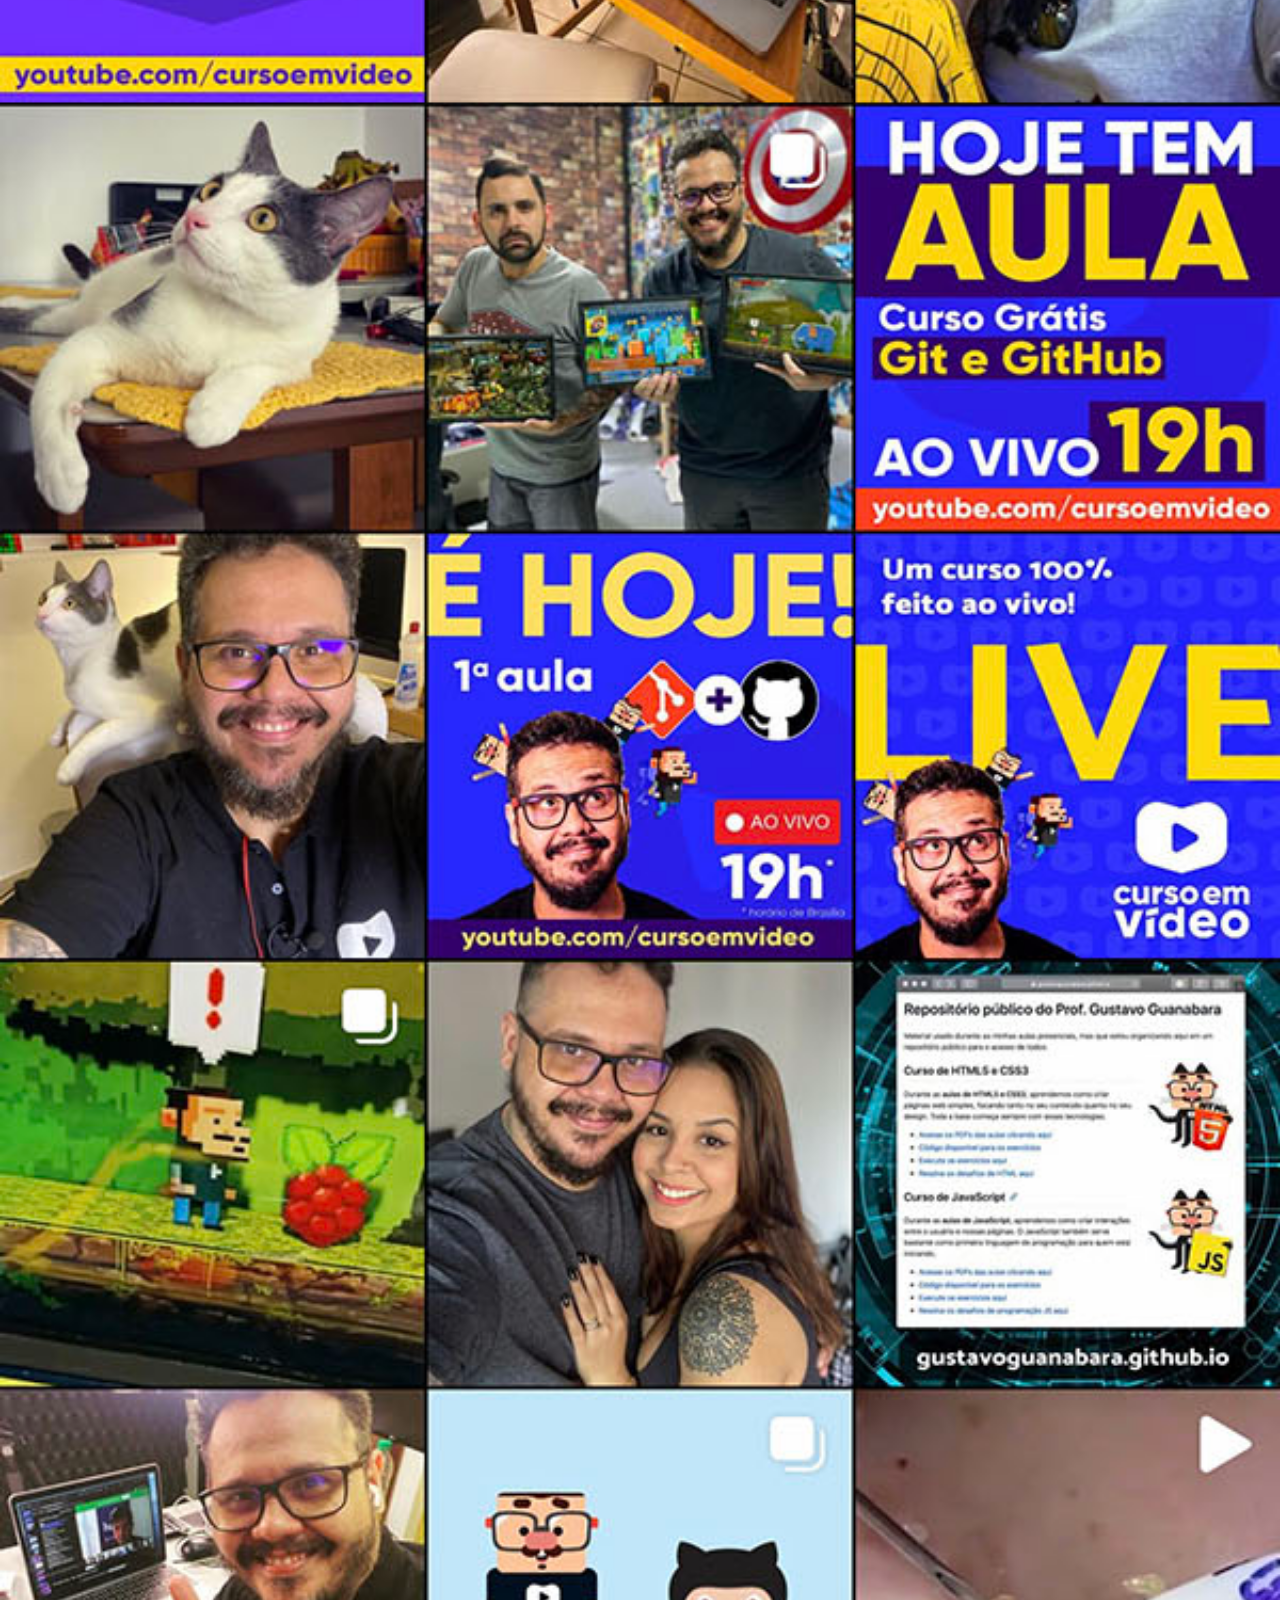
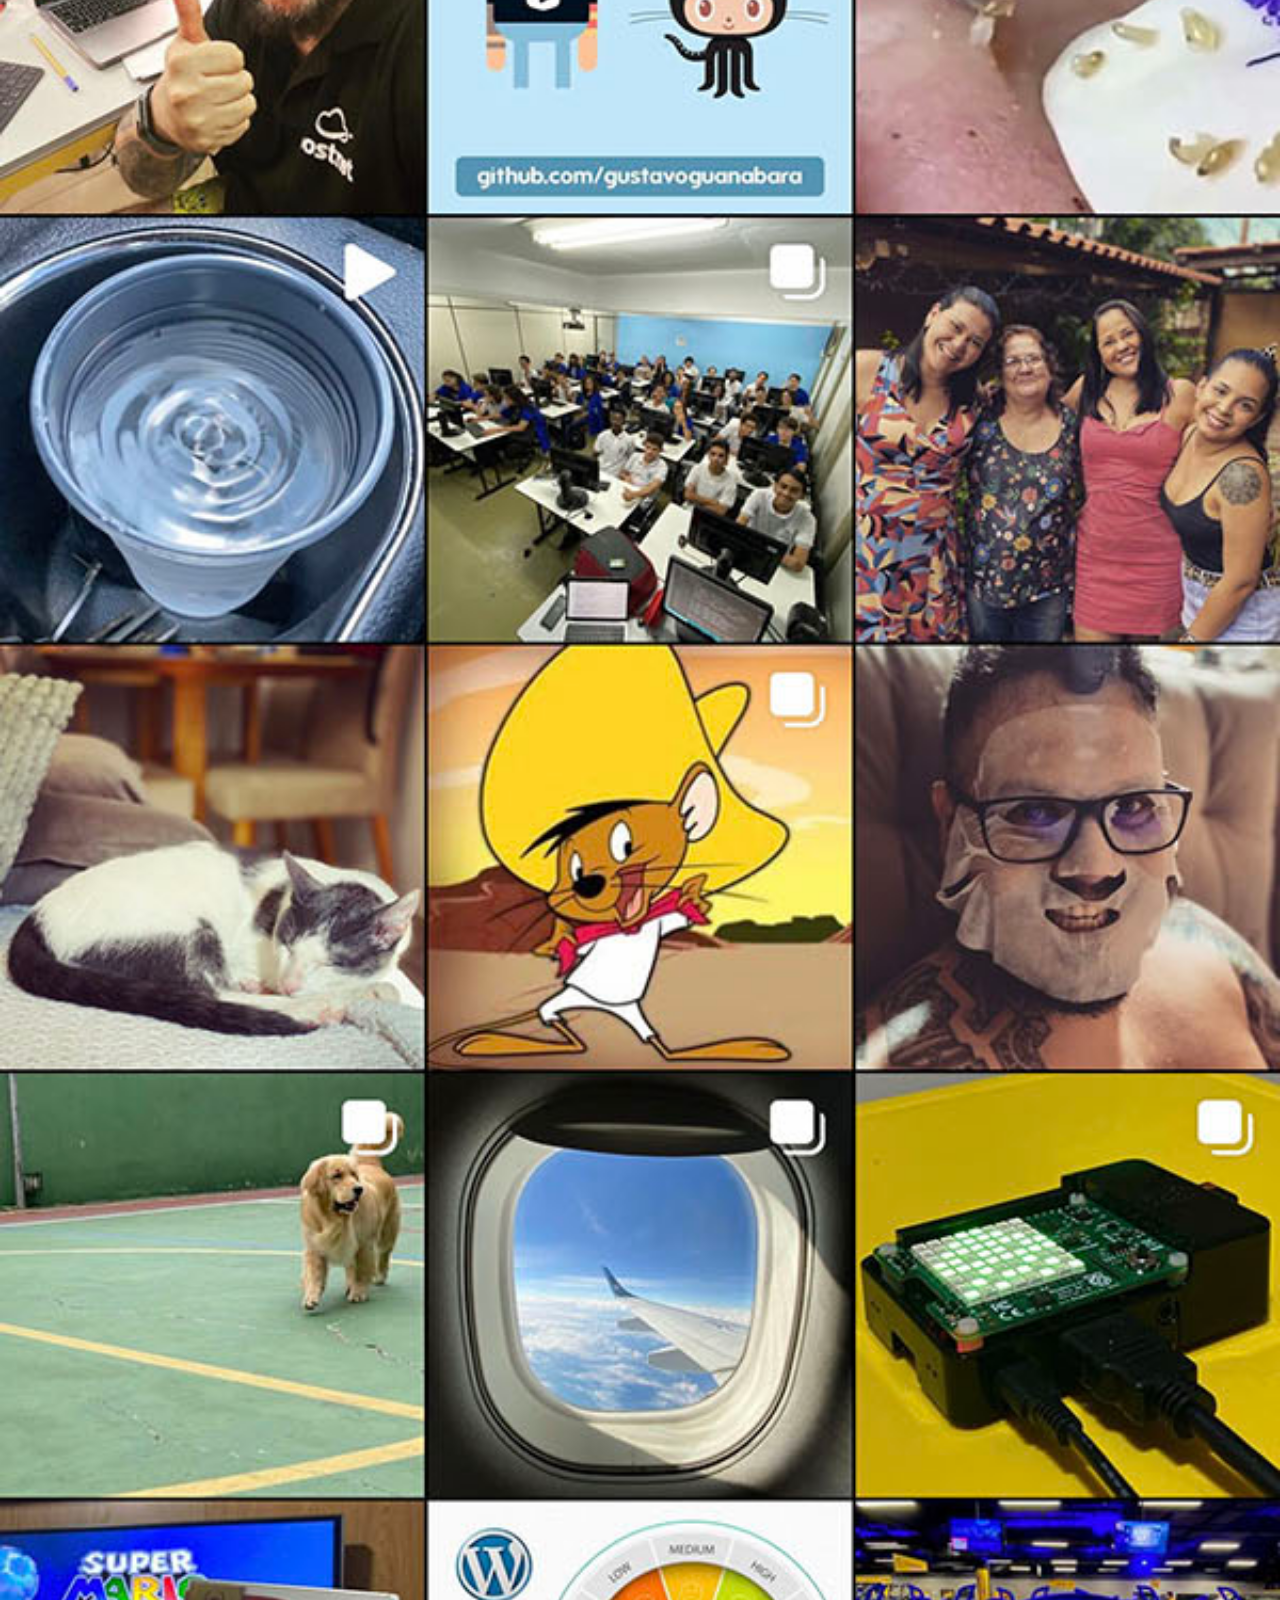
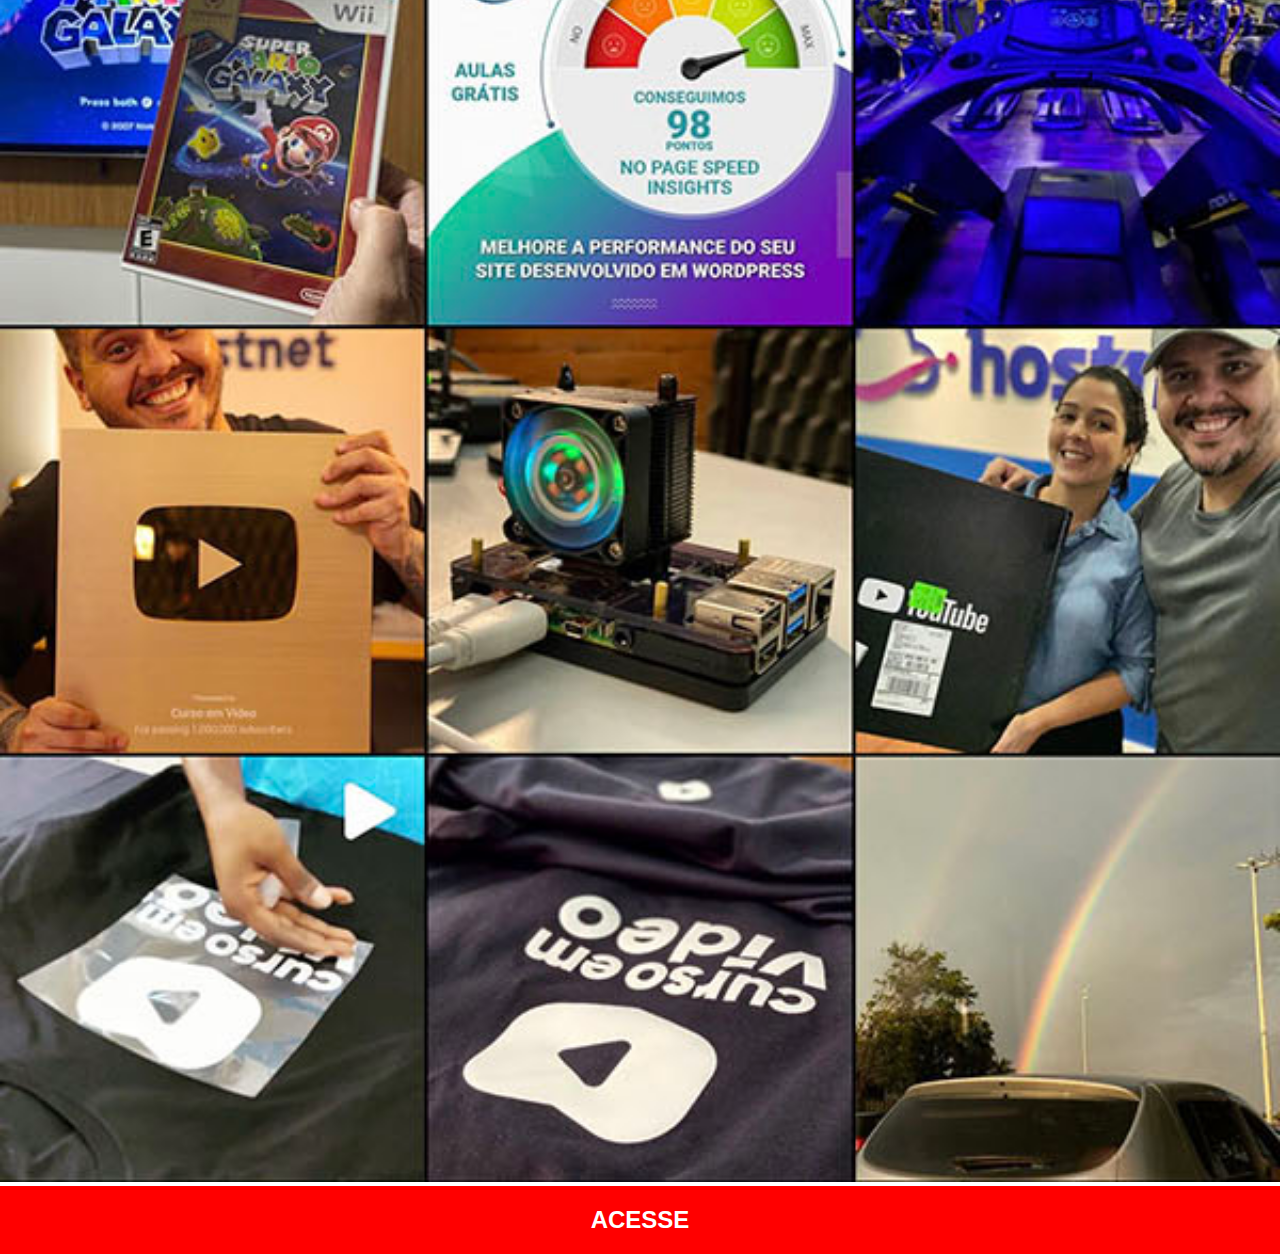
<file: instagram.html>
<!DOCTYPE html>
<html lang="pt-br">
<head>
    <meta charset="UTF-8">
    <meta name="viewport" content="width=device-width, initial-scale=1.0">
    <title>Instagram</title>
    <link rel="stylesheet" href="estilos/social.css">
</head>
<body>
    <img src="imagens/tela-instagram.jpg" alt="Tela do instagram">
    <a href="https://www.instagram.com/gustavoguanabara/" target="_blank">ACESSE</a>
</body>
</html>
</file>
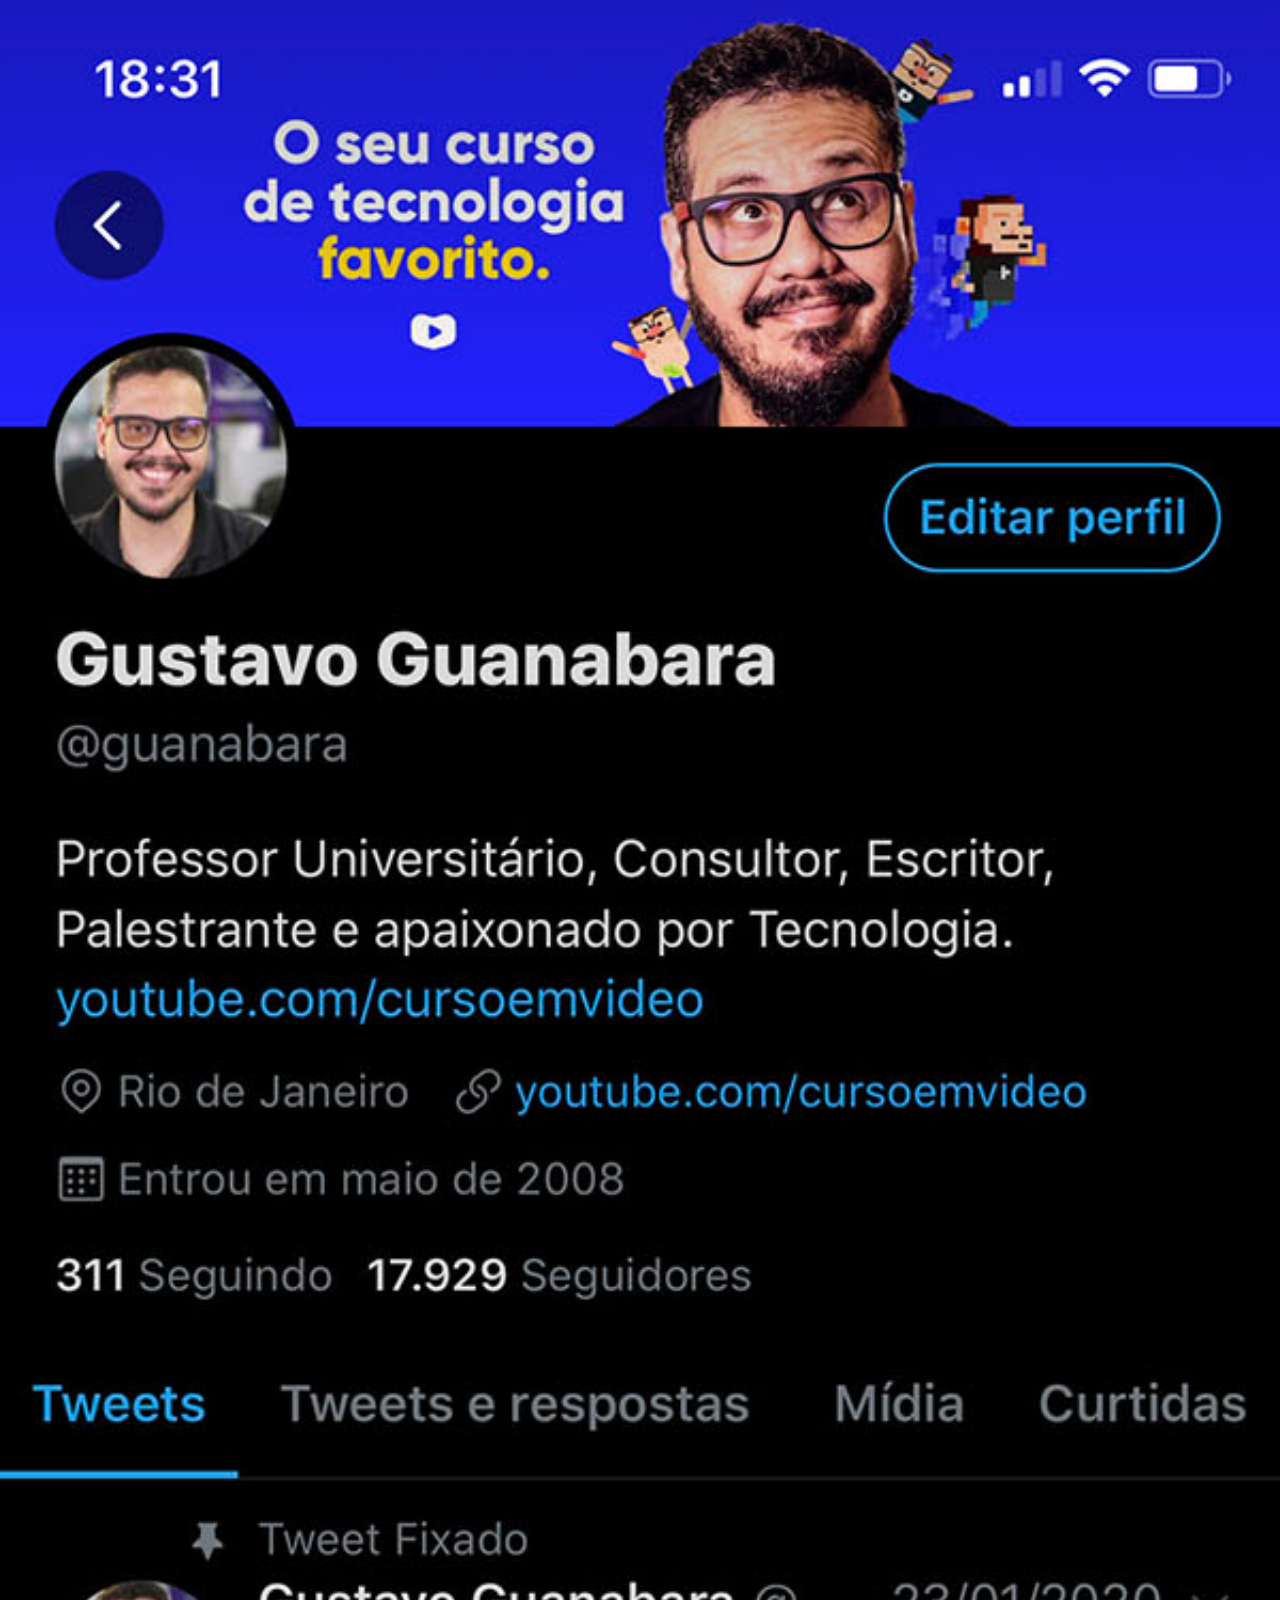
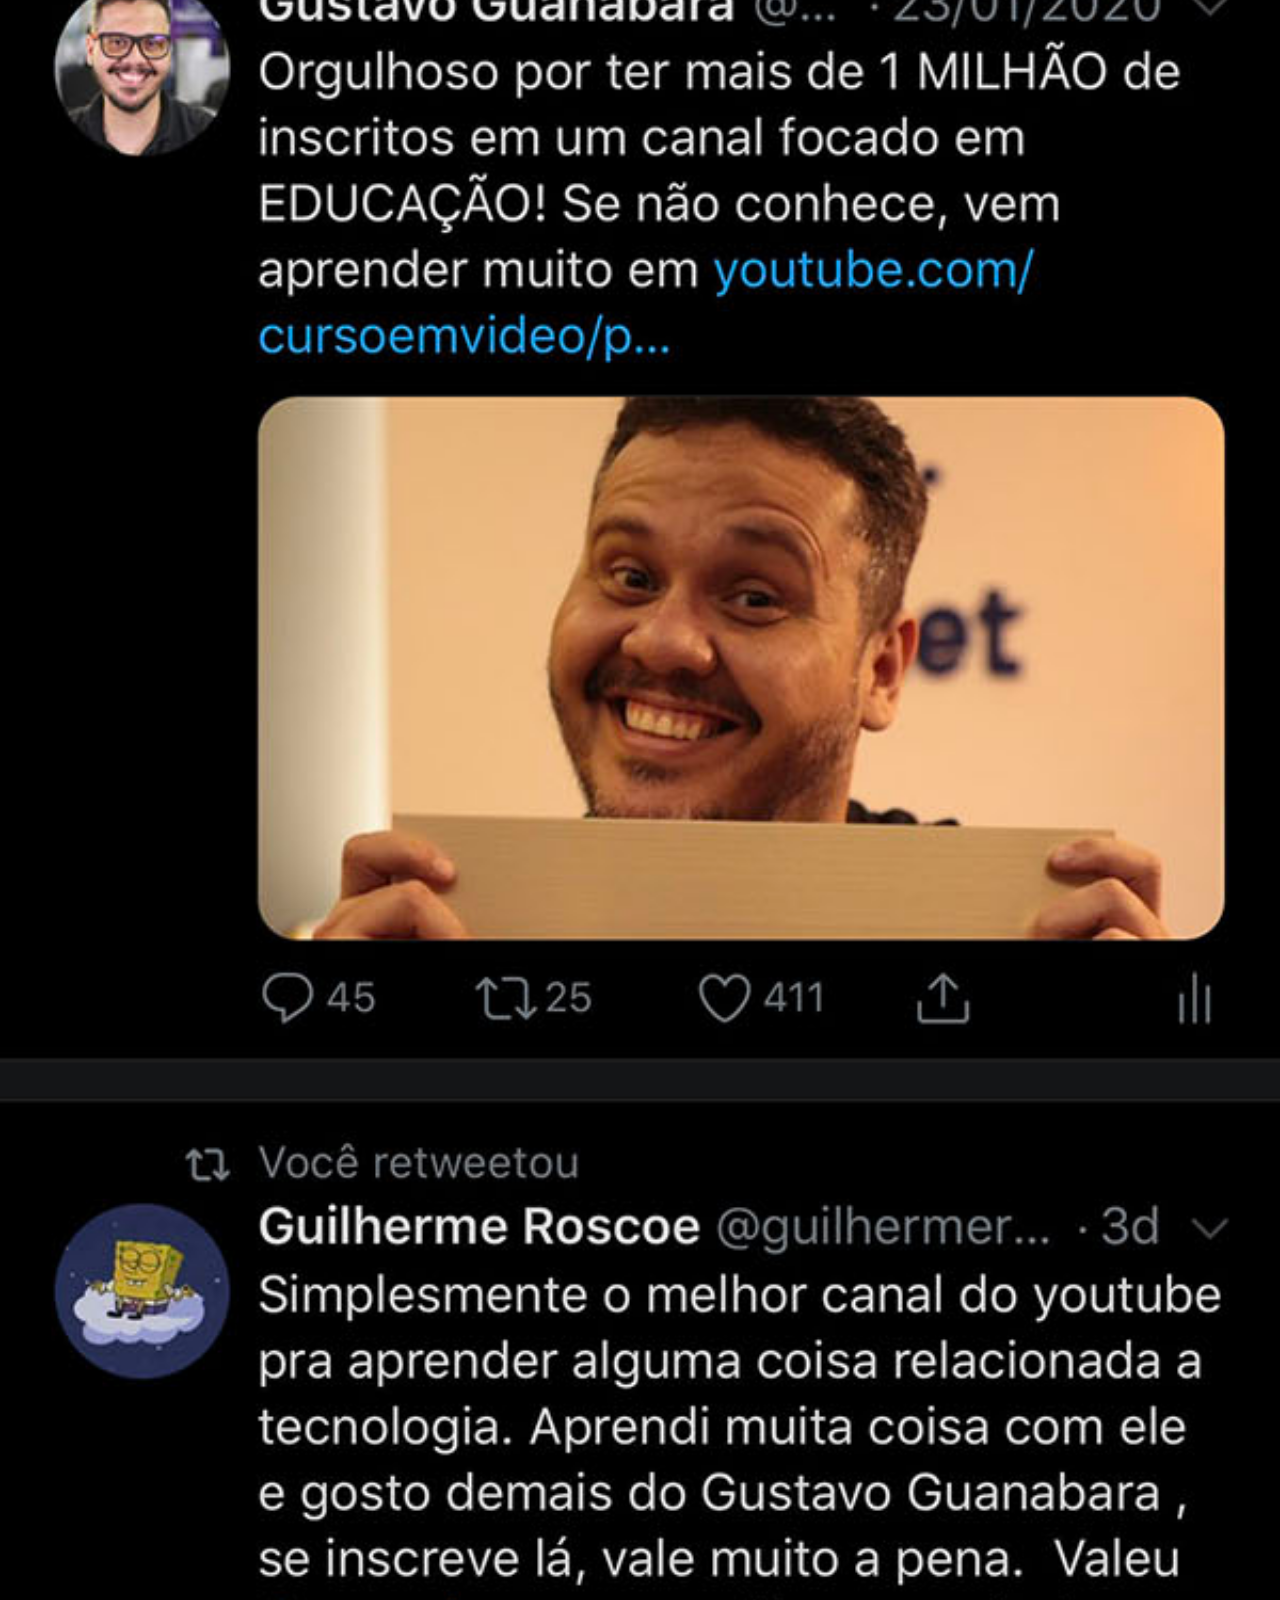
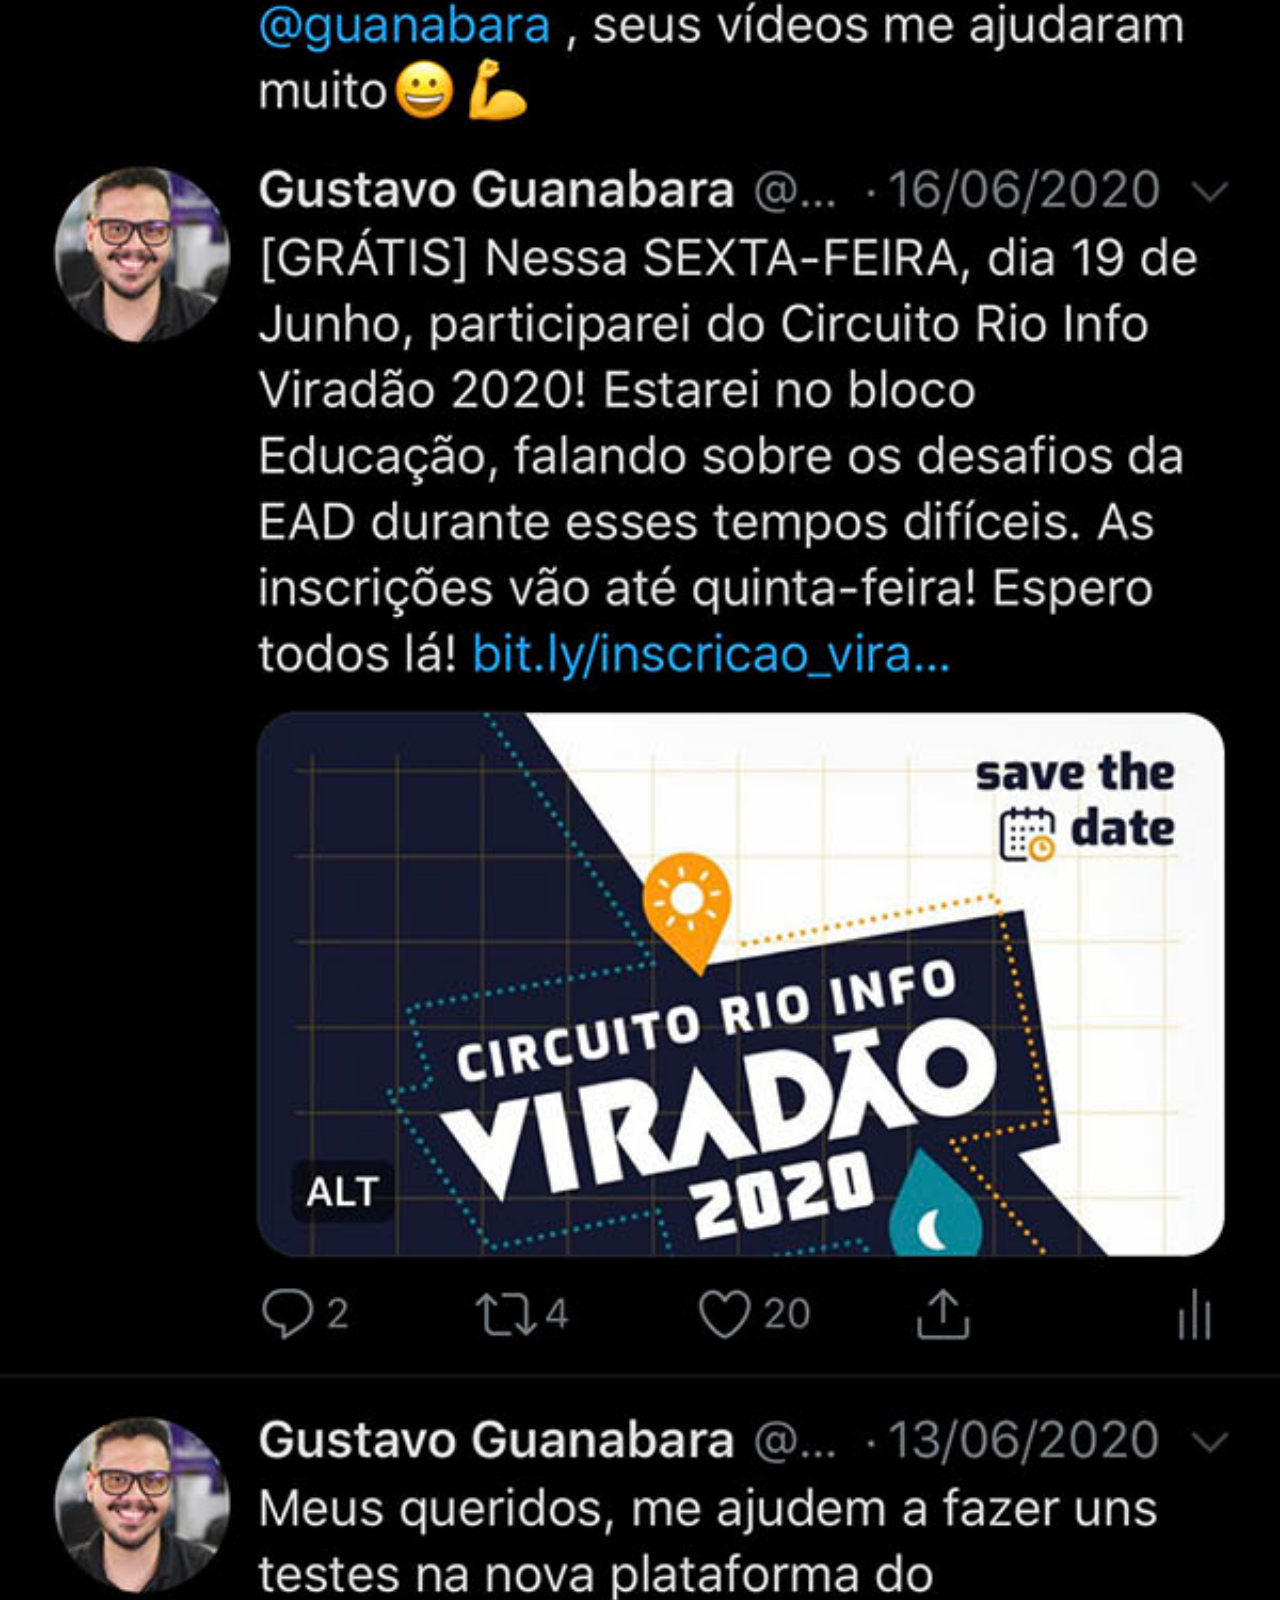
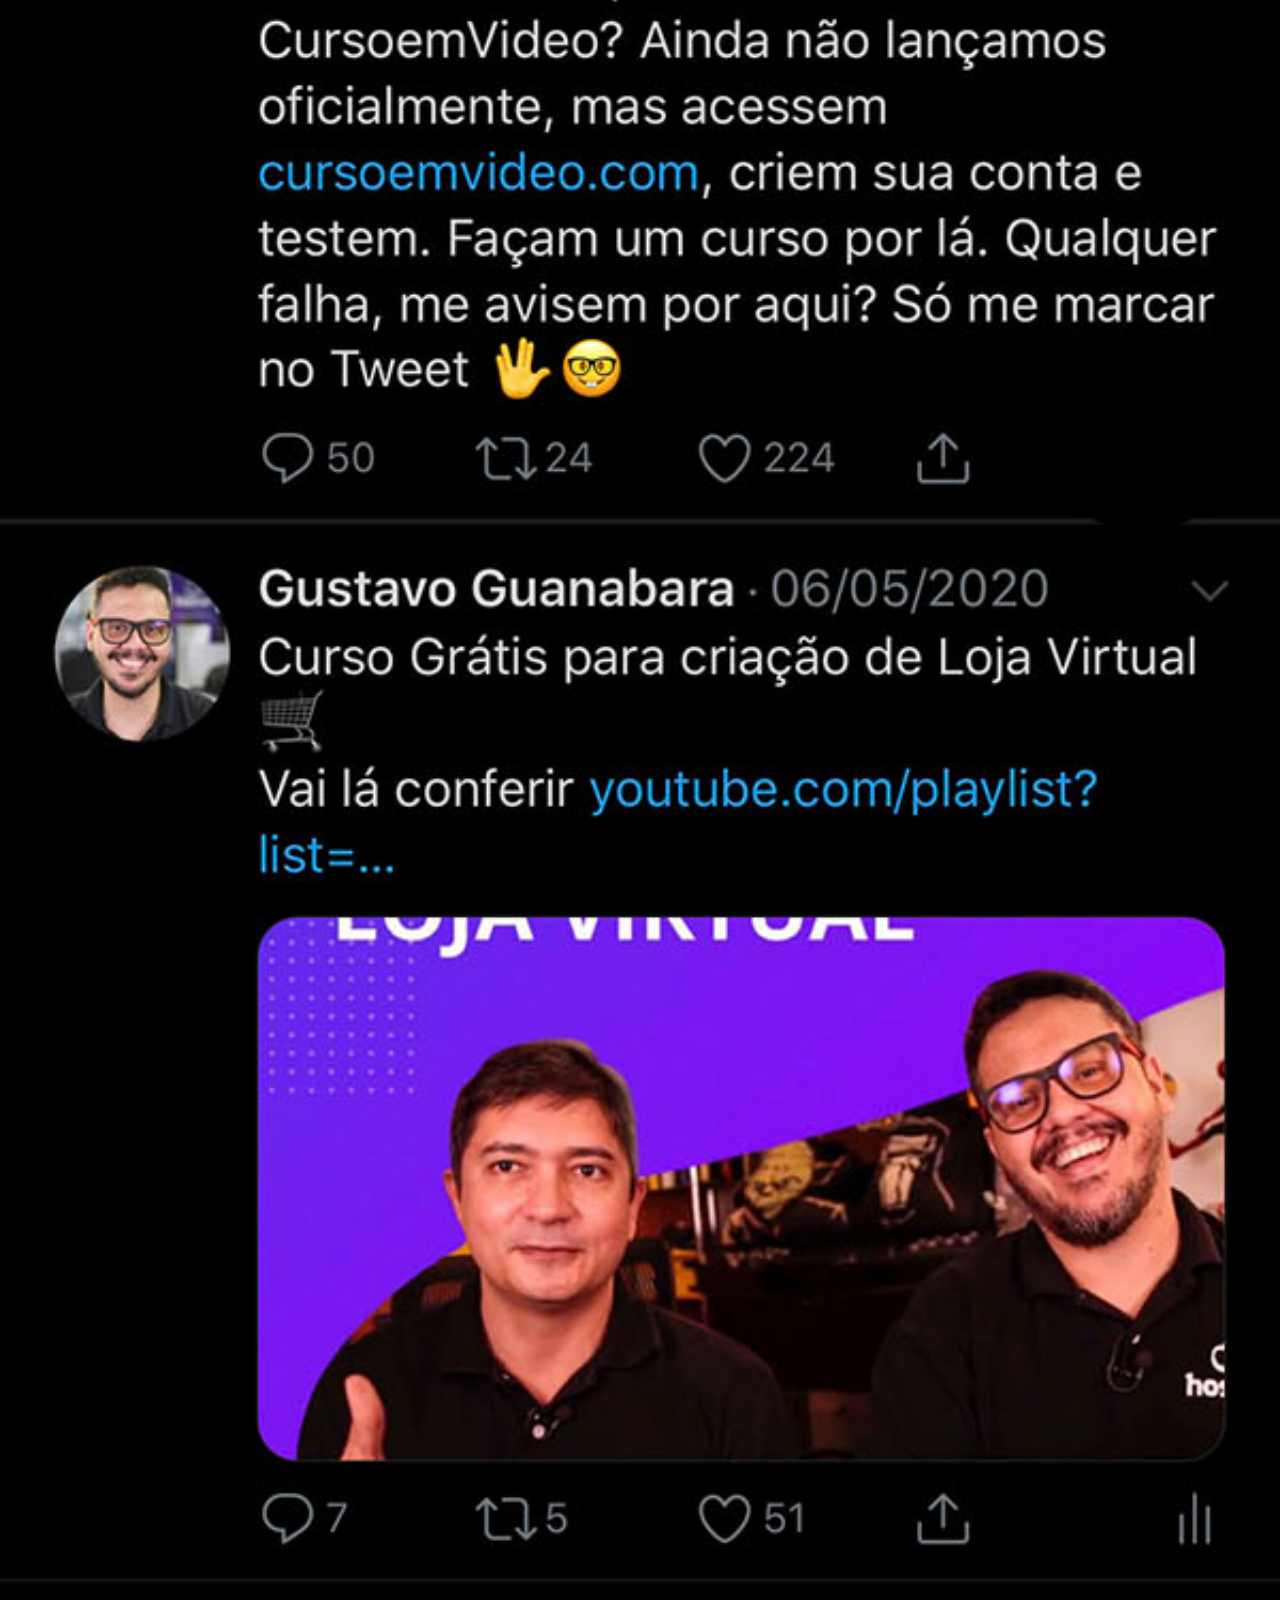
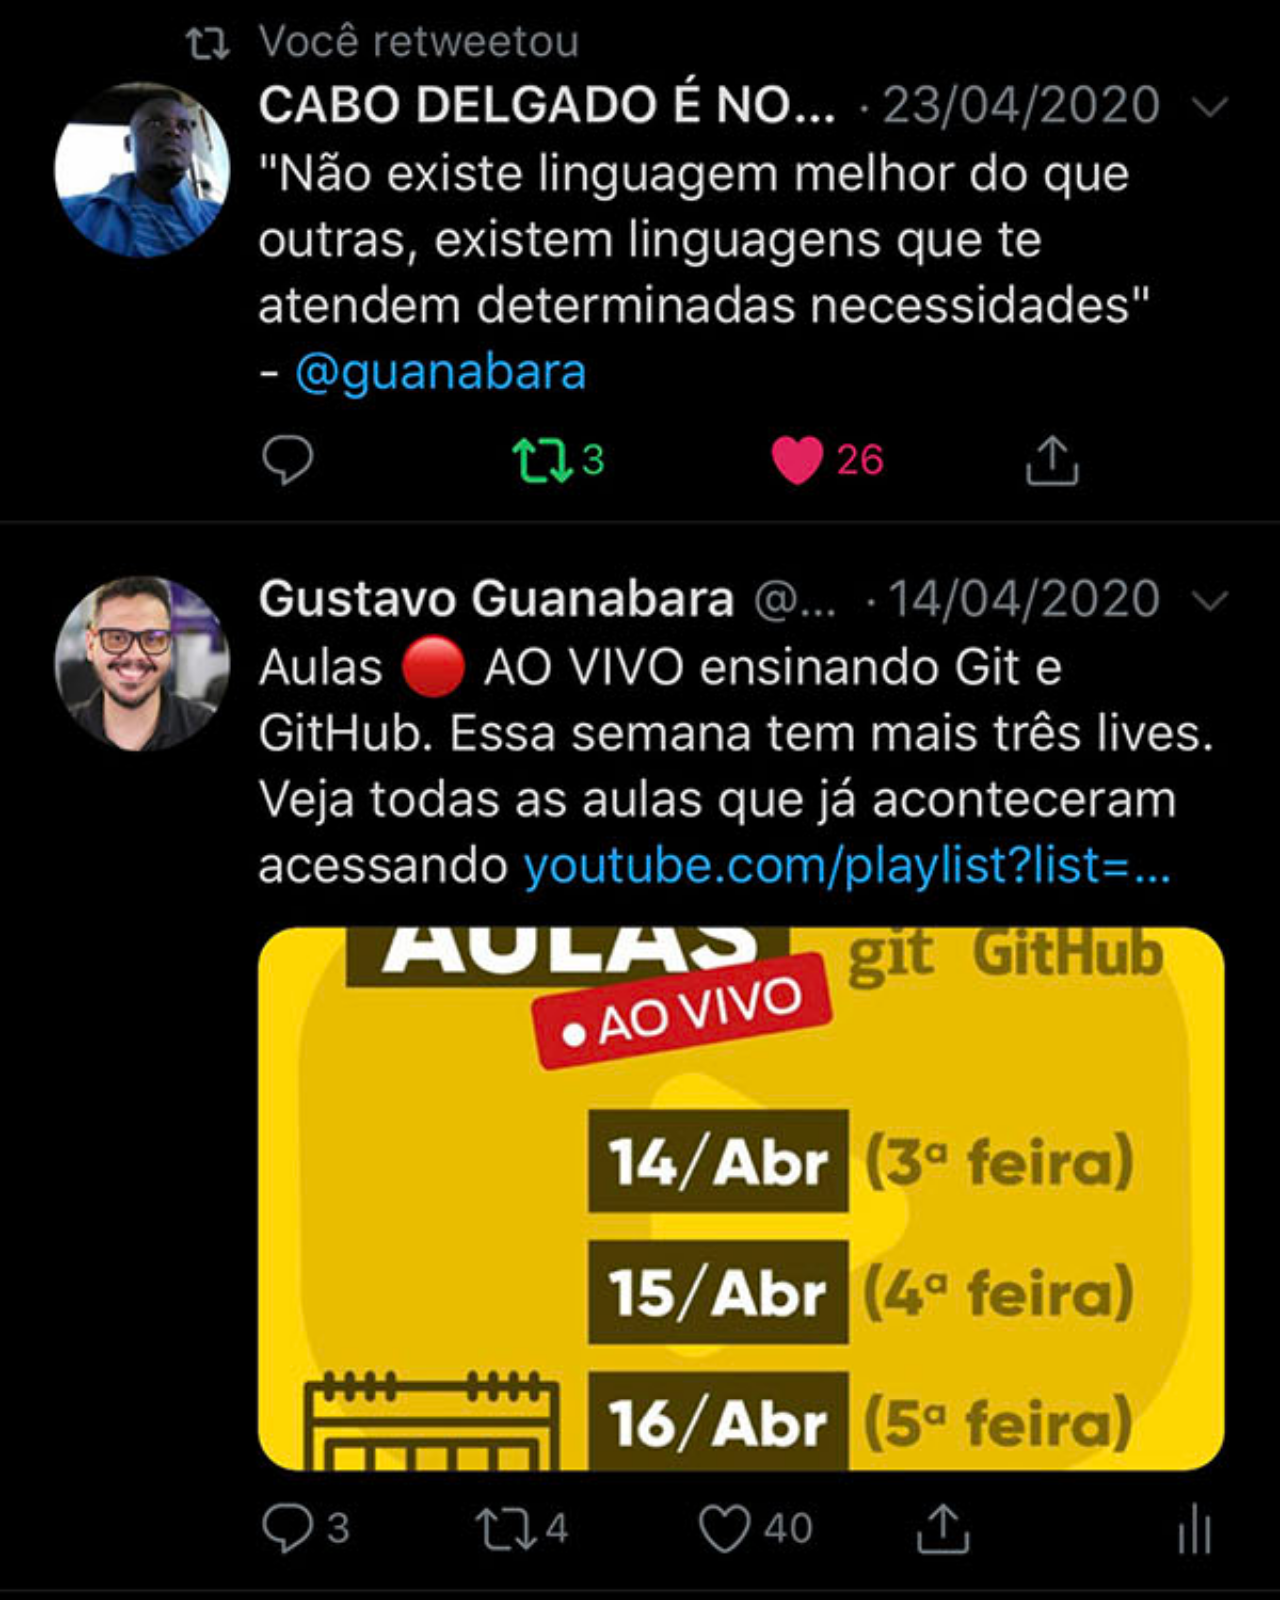
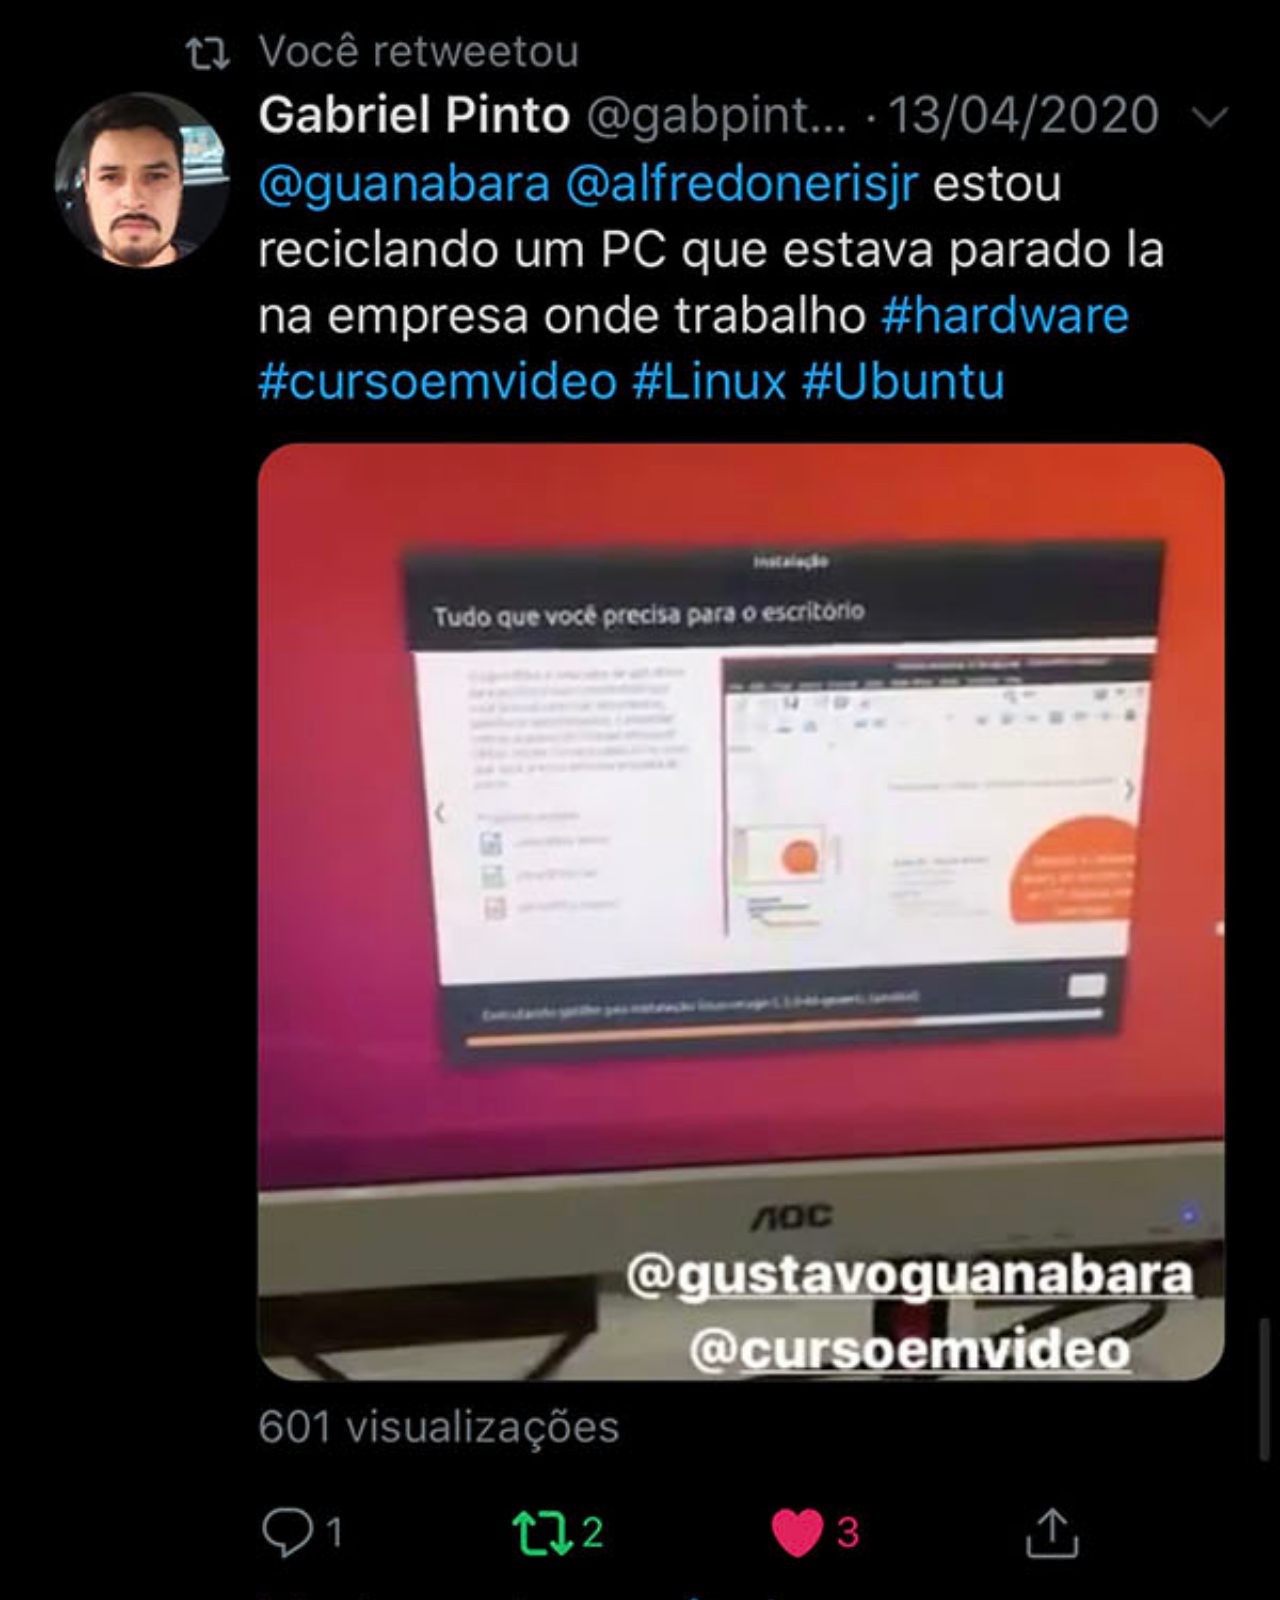
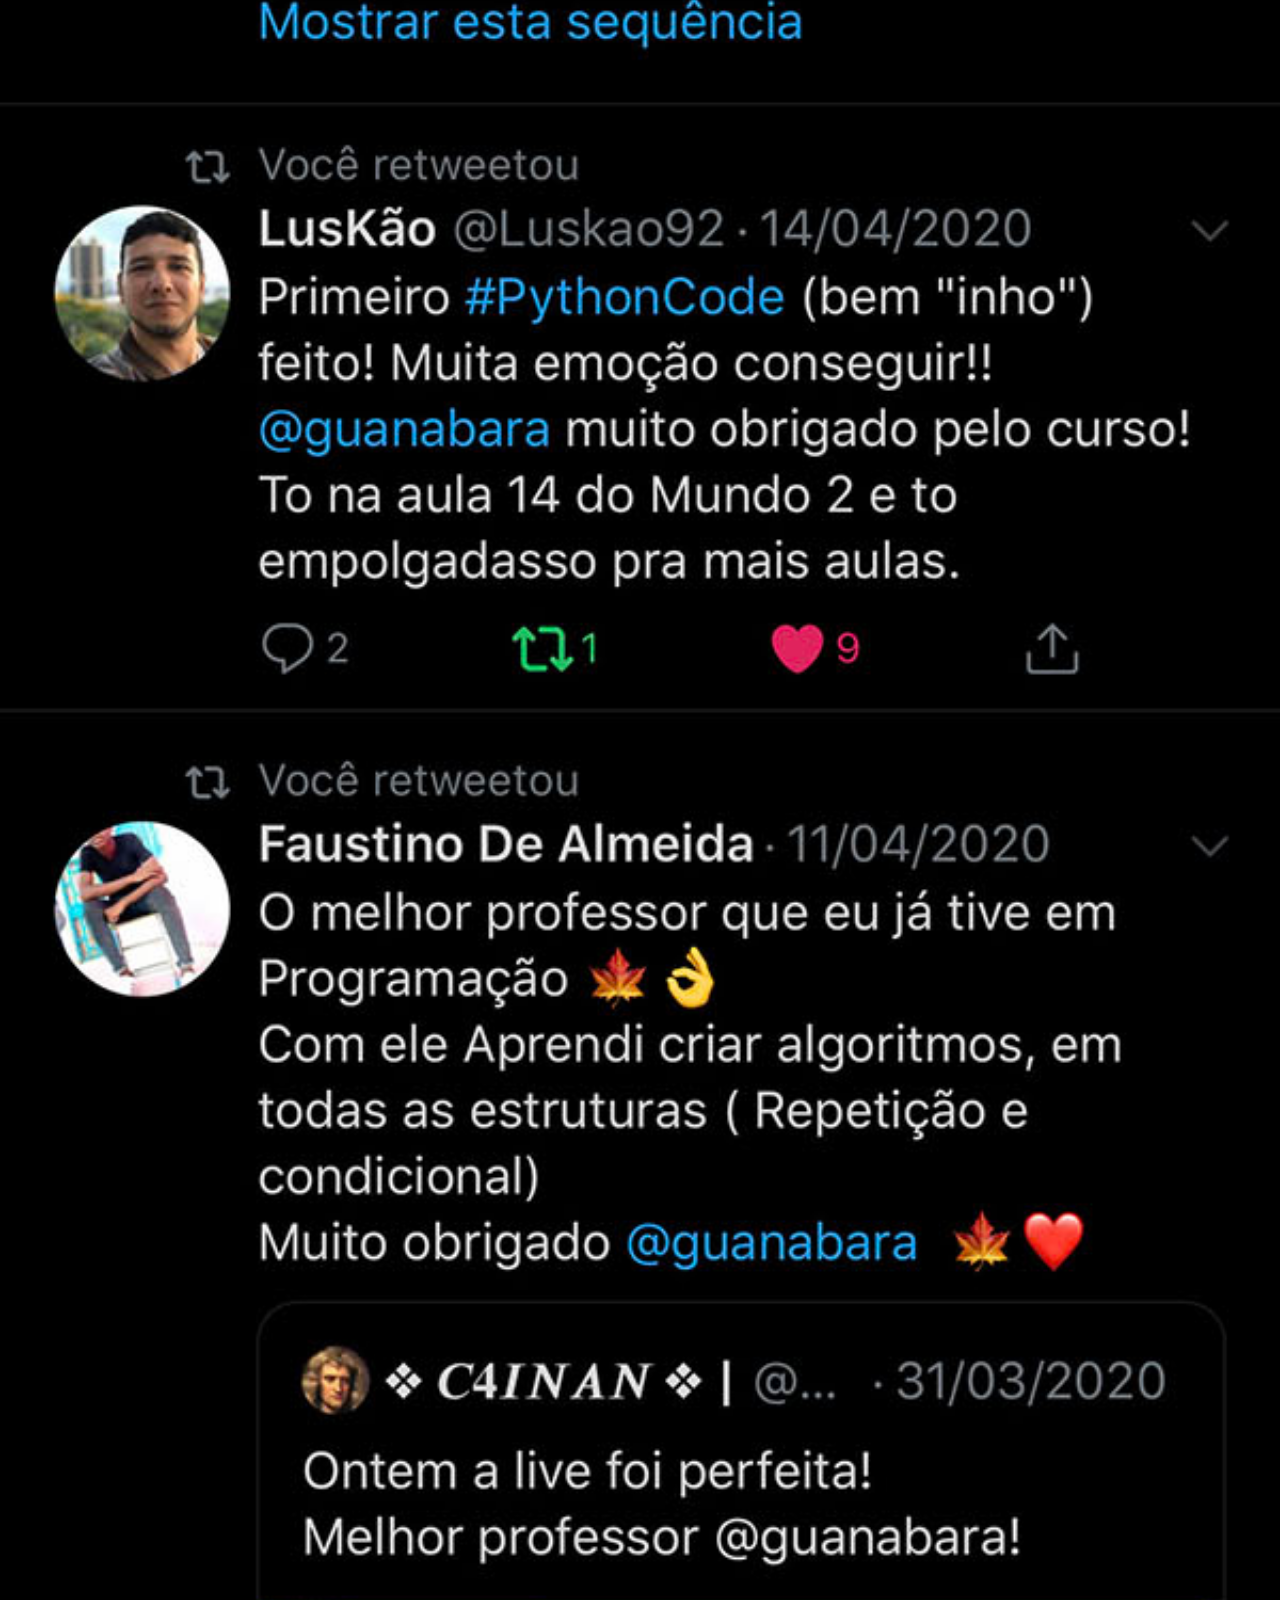
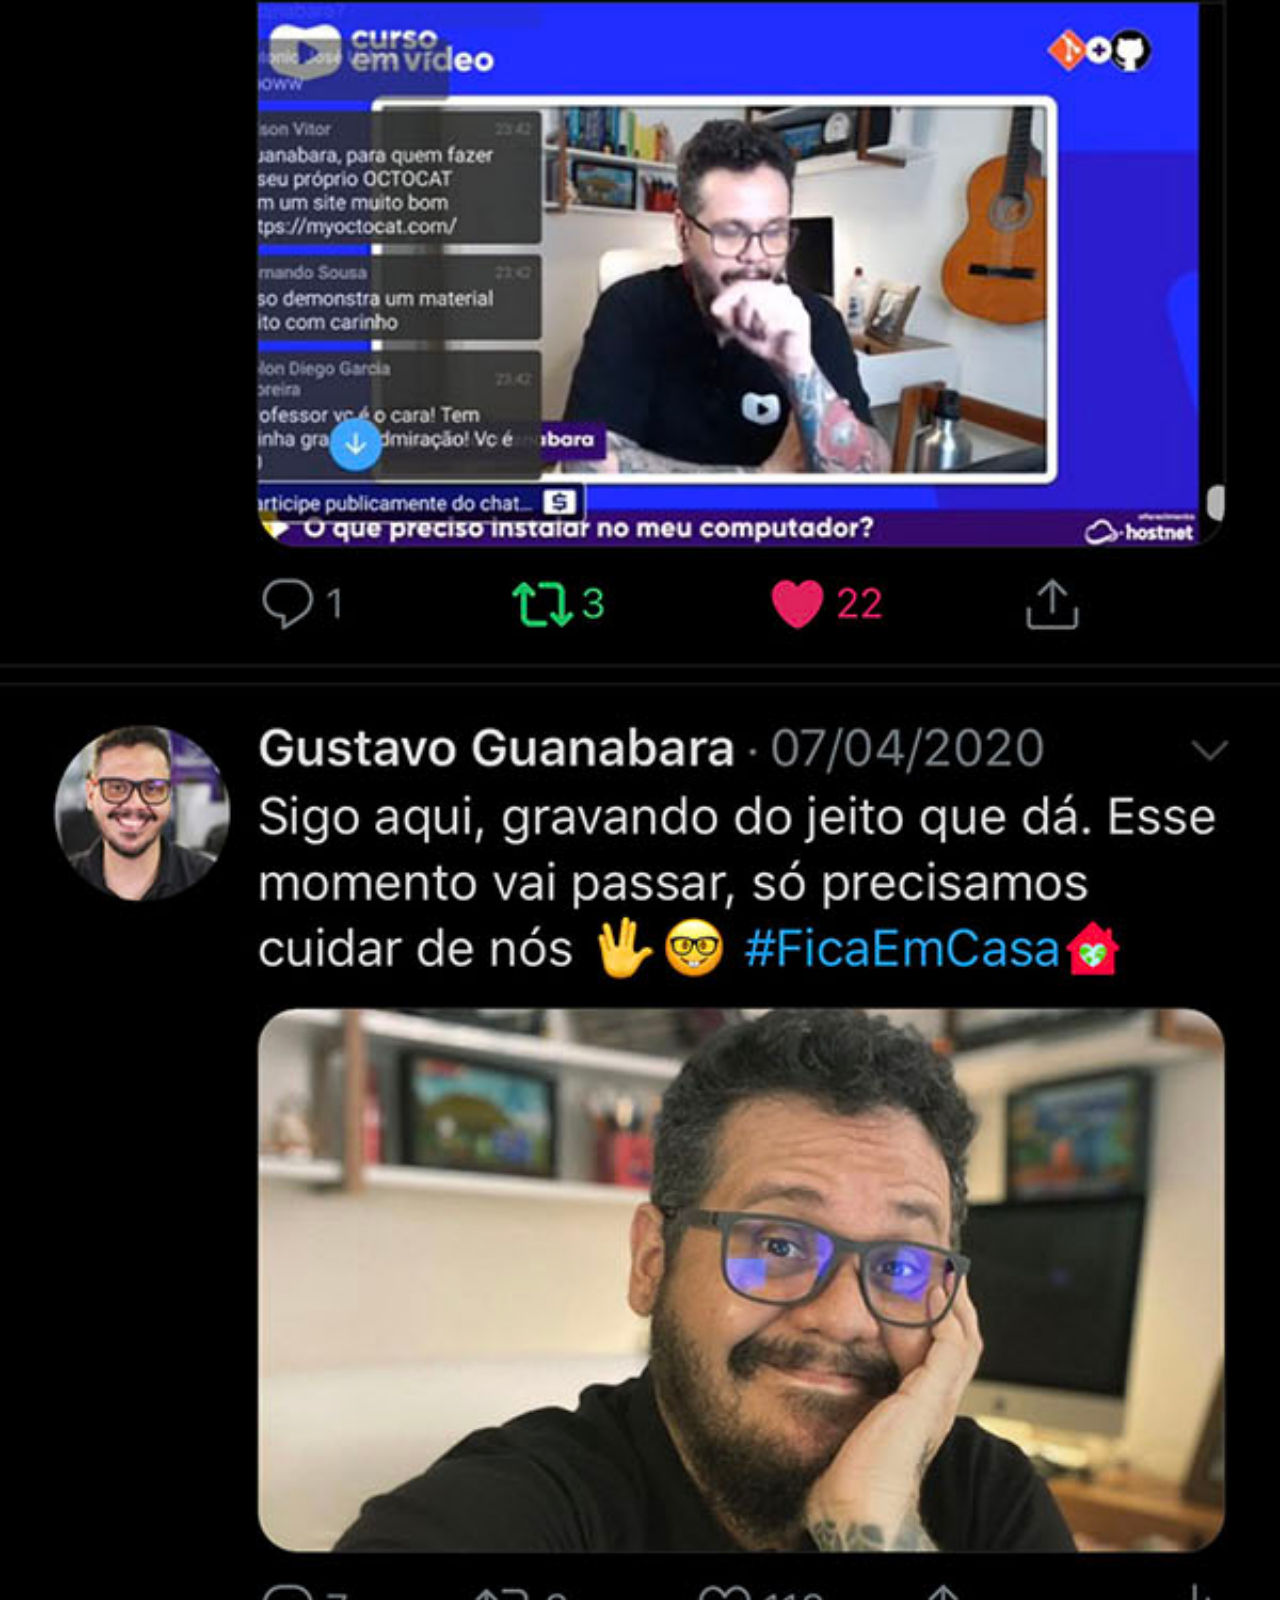
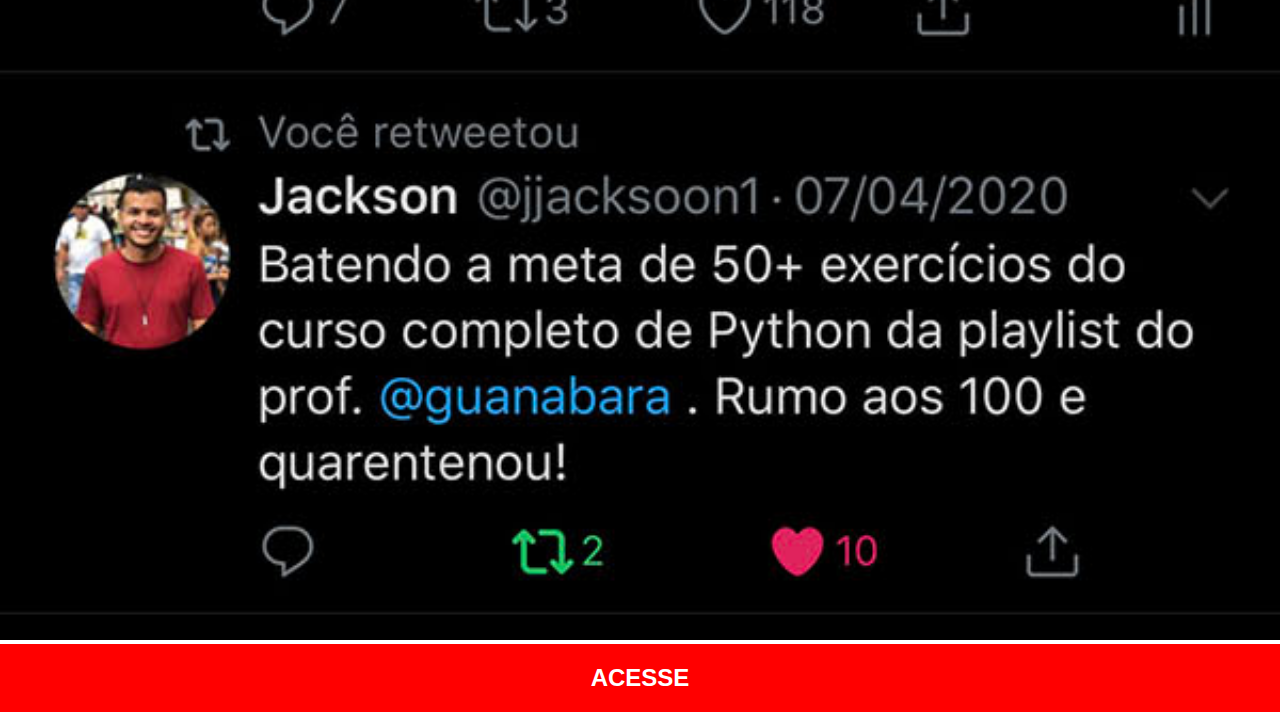
<file: twitter.html>
<!DOCTYPE html>
<html lang="pt-br">
<head>
    <meta charset="UTF-8">
    <meta name="viewport" content="width=device-width, initial-scale=1.0">
    <title>Twitter</title>
    <link rel="stylesheet" href="estilos/social.css">
</head>
<body>
    <img src="imagens/tela-twitter.jpg" alt="Tela Twitter">
    <a href="https://twitter.com/guanabara?ref_src=twsrc%5Egoogle%7Ctwcamp%5Eserp%7Ctwgr%5Eauthor" target="_blank">ACESSE</a>
</body>
</html>
</file>
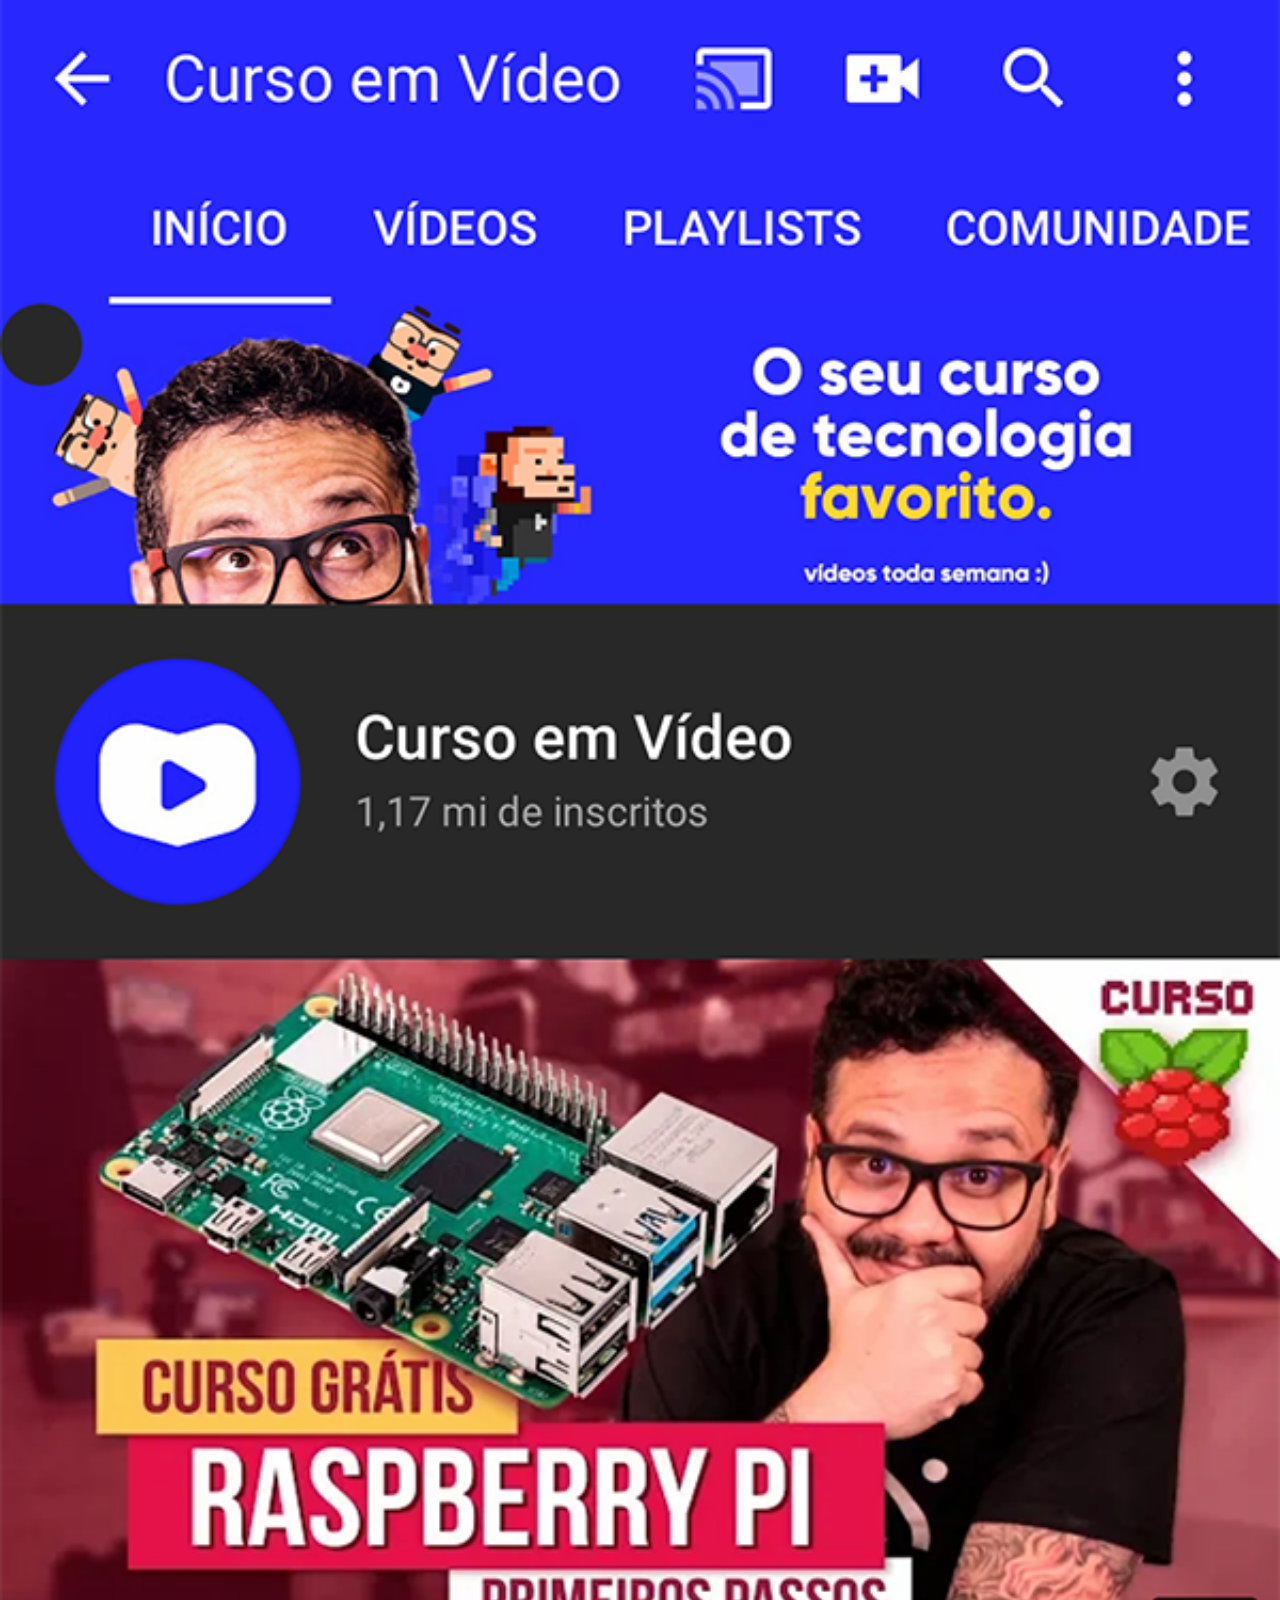
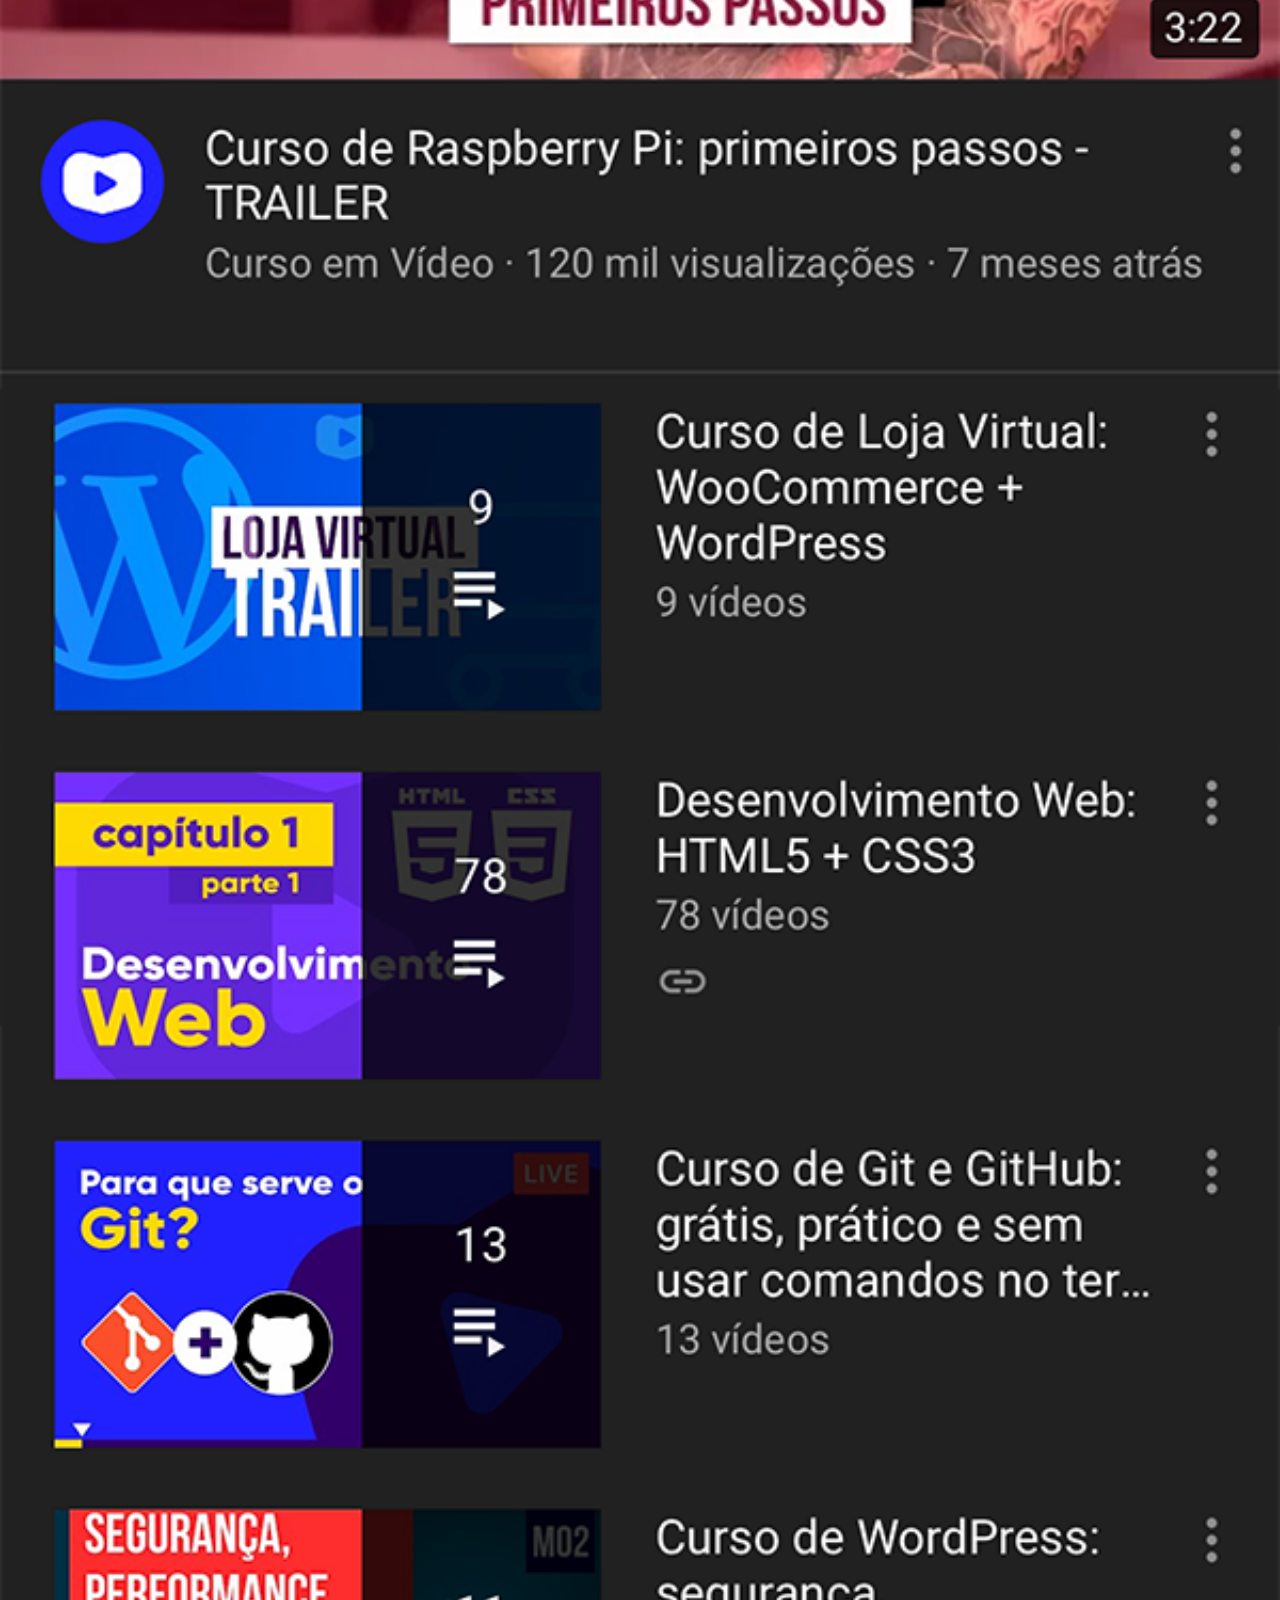
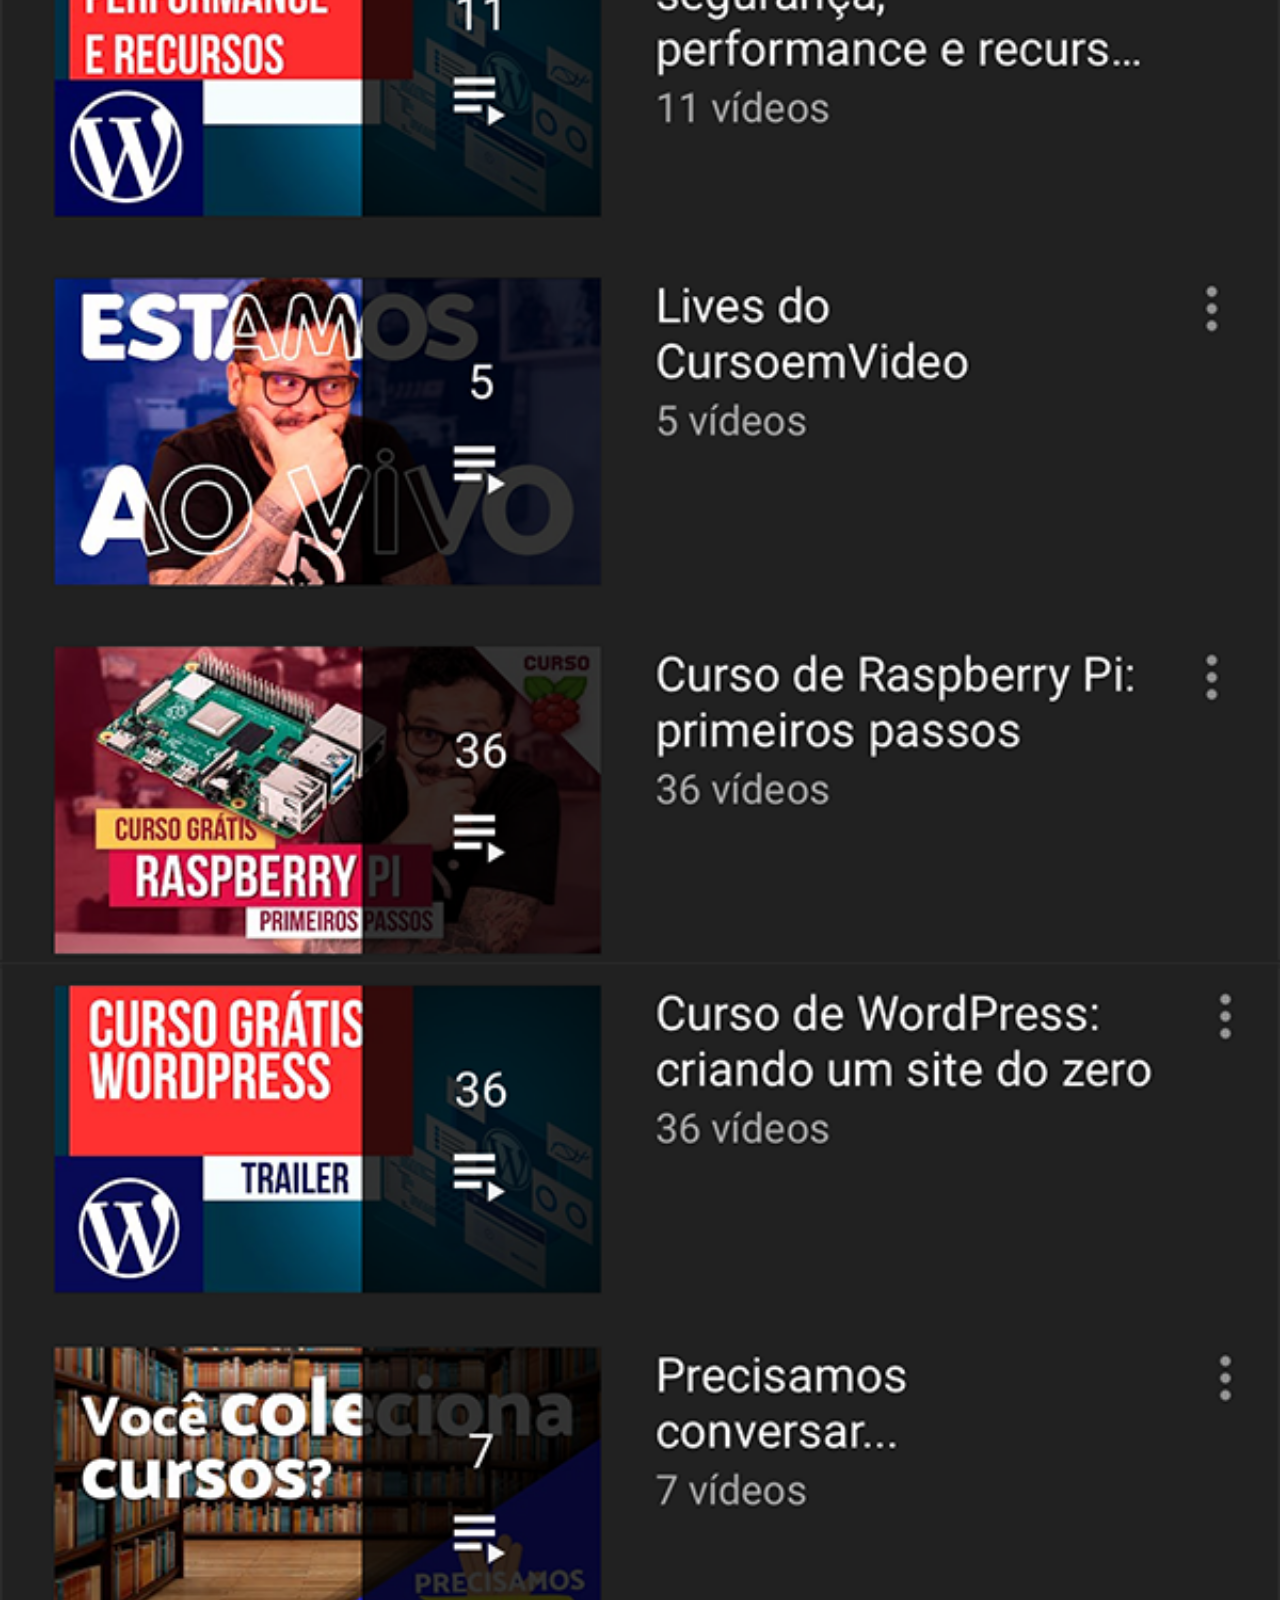
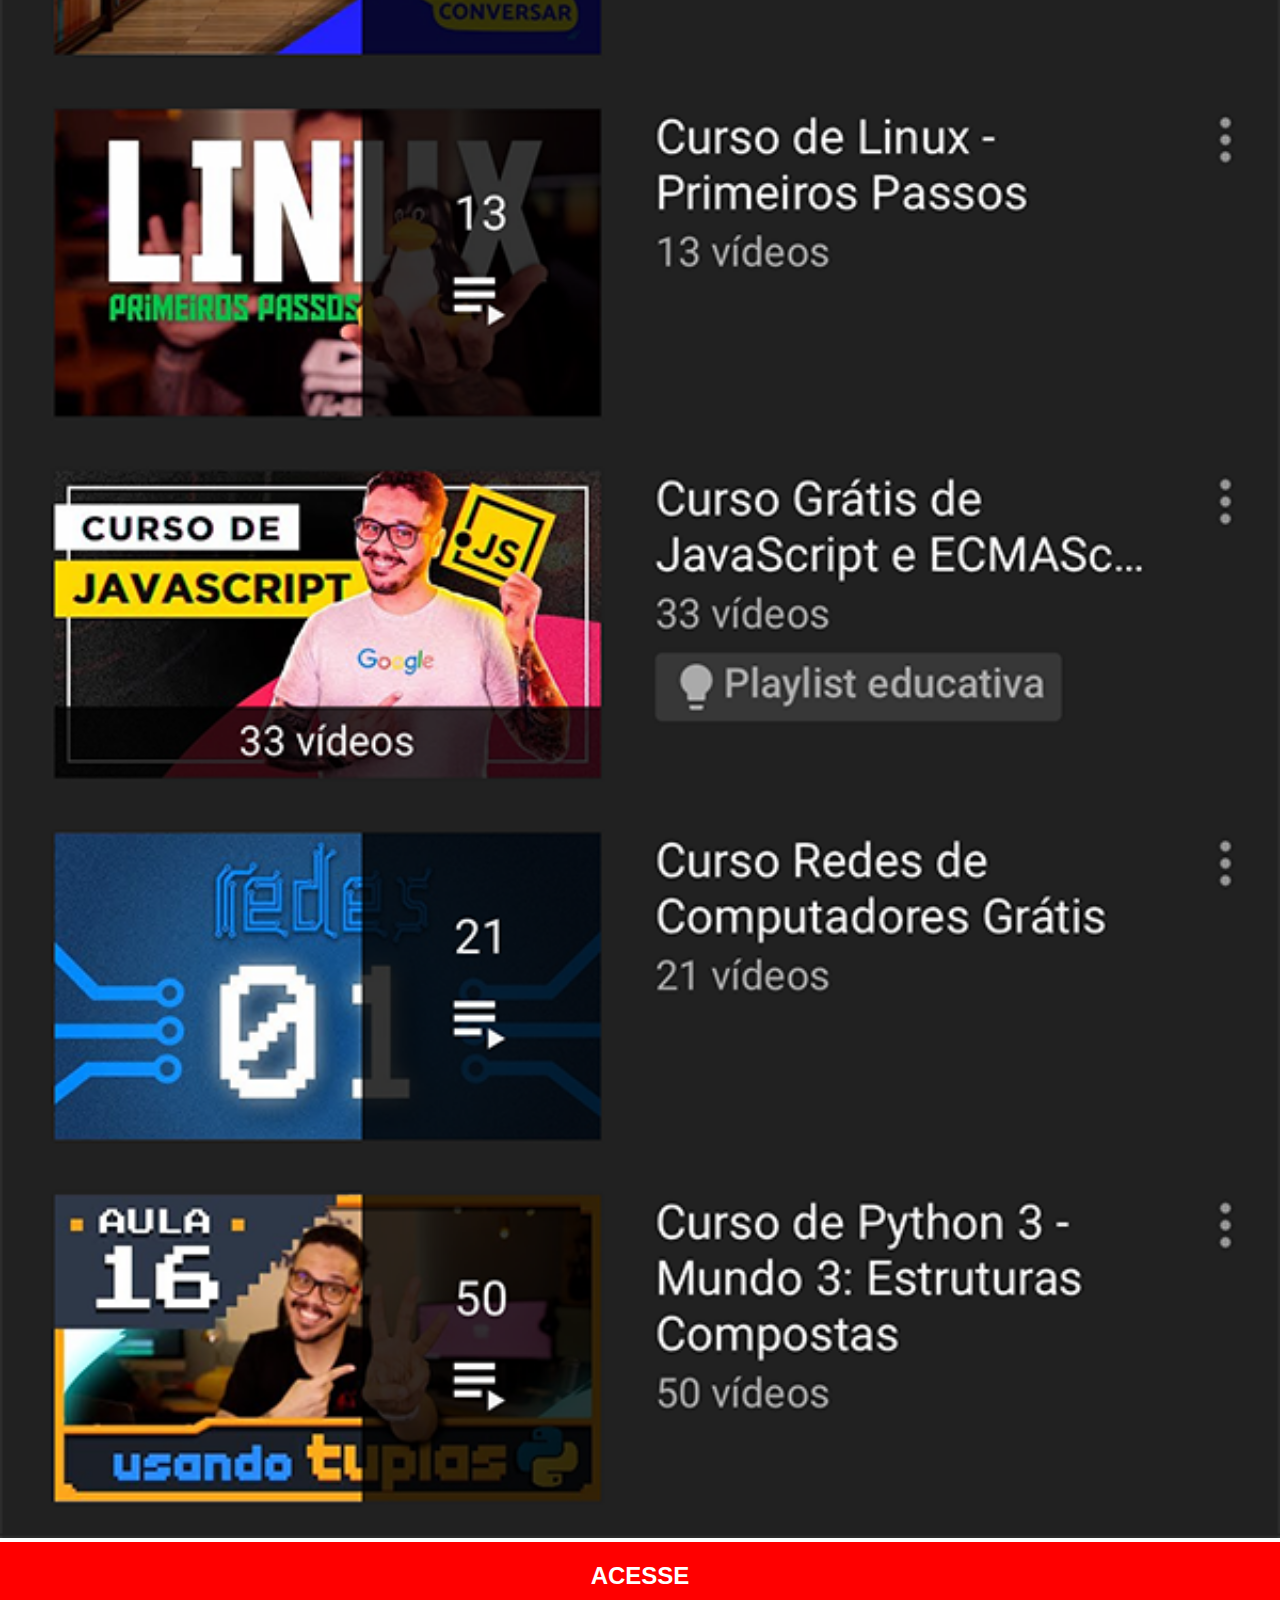
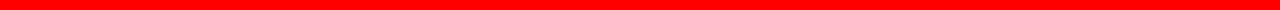
<file: youtube.html>
<!DOCTYPE html>
<html lang="pt-br">
<head>
    <meta charset="UTF-8">
    <meta name="viewport" content="width=device-width, initial-scale=1.0">
    <title>Youtube</title>
    <link rel="stylesheet" href="estilos/social.css">
</head>
<body>
    <img src="imagens/tela-youtube.png" alt="Tela do Youtbe">
    <a href="https://www.youtube.com/c/CursoemV%C3%ADdeo" target="_blank">ACESSE</a>
</body>
</html>
</file>
<file: estilos/style.css>
@charset "UTF-8";

*{
    margin: 0px;
    padding: 0px;
    font-family: Arial, Helvetica, sans-serif;
}

html , body{
    height: 100vh;
    width: 100vw;
    background-color: black;
}

body{
    background: url("../imagens/fundo-madeira.jpg") no-repeat top center;
    background-size: cover;
    background-attachment: fixed;
}

main{
    position: relative;
    height: 100vh;
}

section#telefone{
    position: absolute;
    width: 311px;
    height: 627px;
    background: url("../imagens/frame-iphone.png") no-repeat;
    top: 50%;
    left: 50%;

    transform: translate(-50%,-50%);
}

iframe#tela{
    position: relative;
    top: 80px;
    left: 22px;
    width: 267px;
    height: 471px;
}

section#redes-sociais{
    text-align: right;
}

section#redes-sociais img{
    width: 50px;
    margin:10px;
    border-radius: 50%;
    box-shadow: 2px 2px 5px rgba(0, 0, 0, 0.404);
}

section#redes-sociais img:hover{
    transform: scale(1.2);
    transform: translate(-3px,-3px);
    box-sizing: border-box;
    border: 2px solid black;
    box-shadow: 5px 5px 10px rgba(0, 0, 0, 0.603);
    transition: 0.4s, border 1s;
}
</file>
<file: estilos/social.css>
*{
    margin: 0px;
    padding: 0px;
    font-family: Arial, Helvetica, sans-serif;
}

::-webkit-scrollbar{
    width: 0px;
    height: 0px;
}

img{
    width: 100vw;
}

a{
    display: block;
    background-color: red;
    padding: 20px;
    text-align: center;
    font-weight: bolder;
    font-size: 1.5em;
    text-decoration: none;
    color: white;
}

a:hover{
    background-color: darkred;
}
</file>
